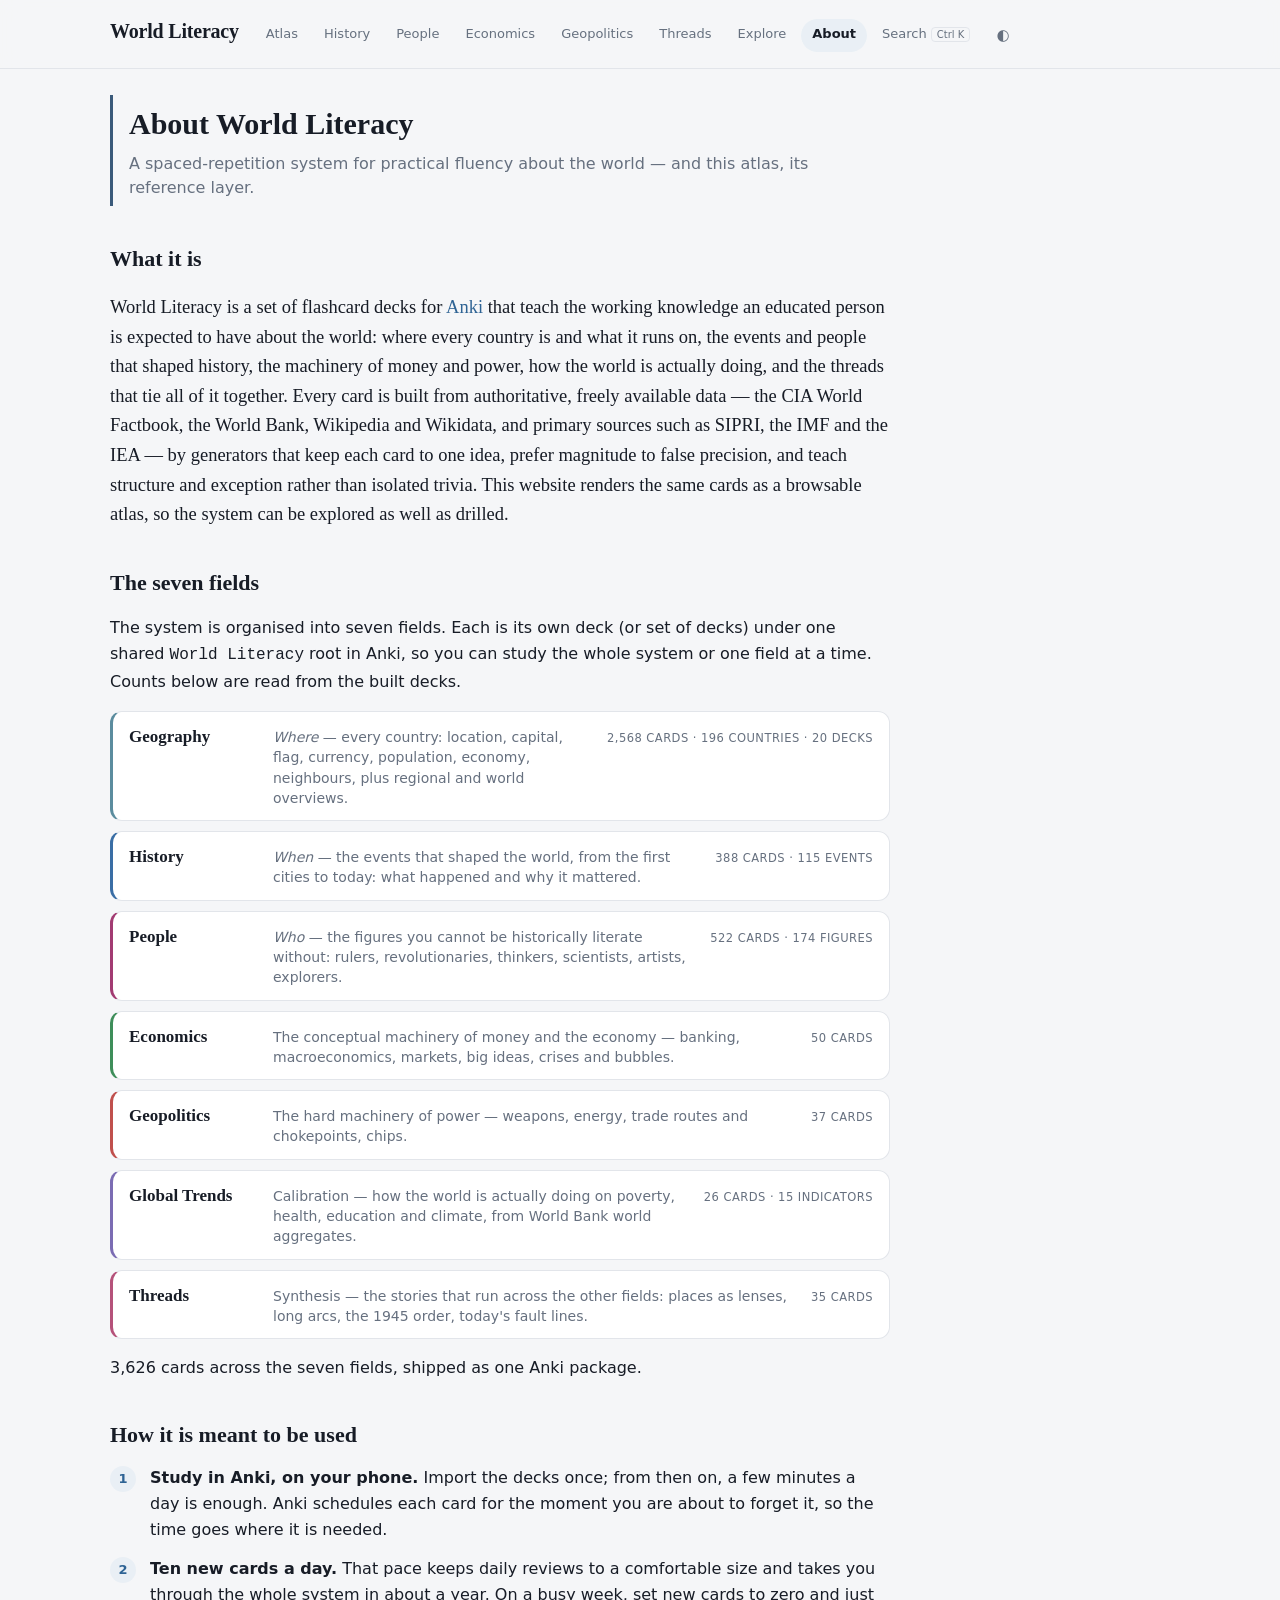
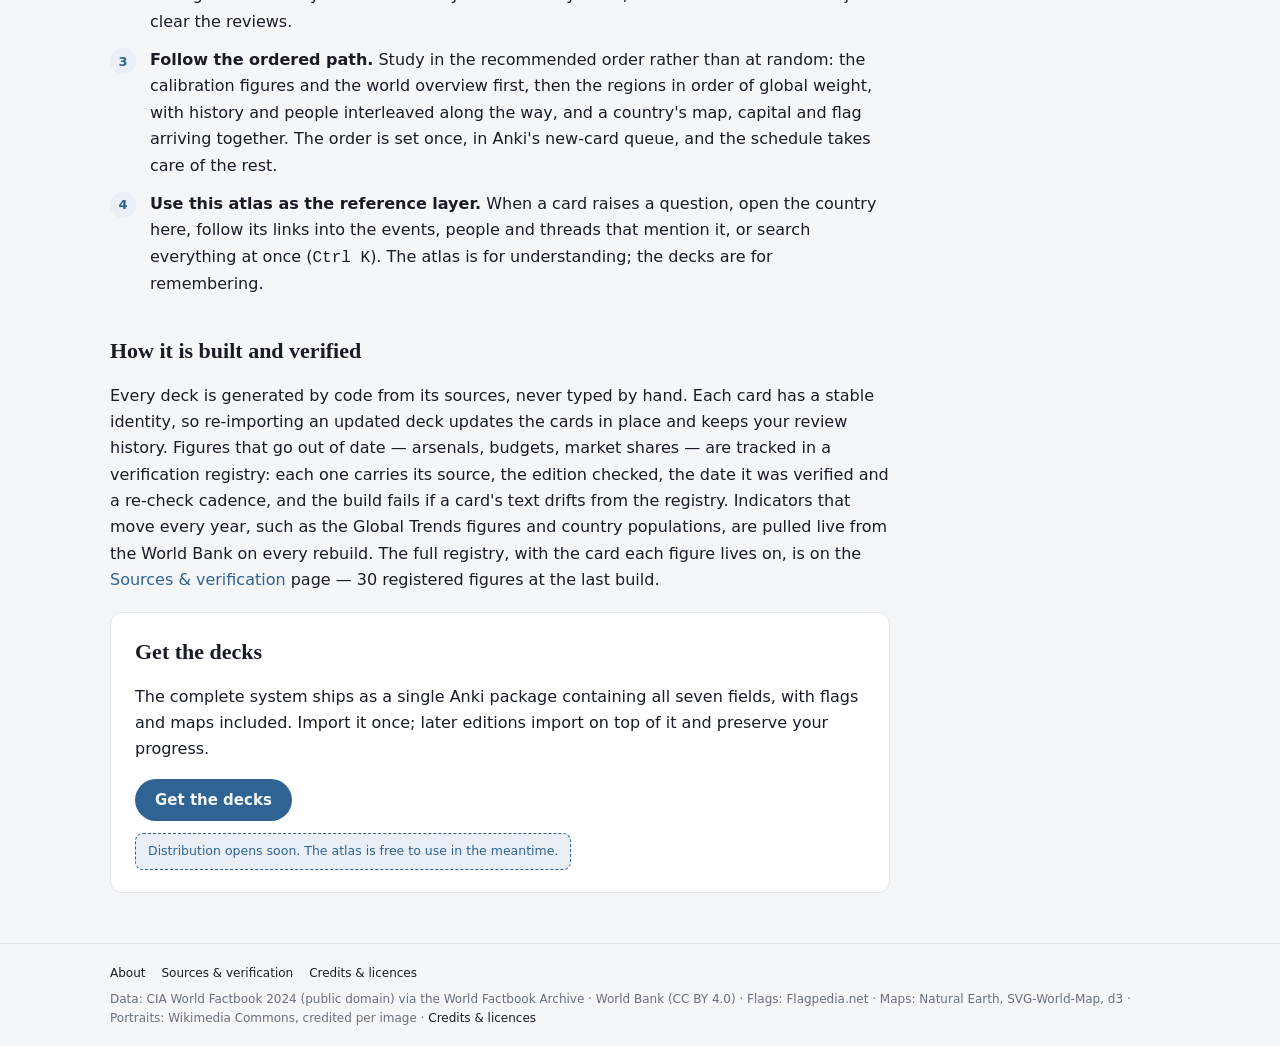
<file: about.html>
<!DOCTYPE html>
<html lang="en">
<head>
<meta charset="utf-8">
<meta name="viewport" content="width=device-width, initial-scale=1">
<title>World Literacy — About</title>
<link rel="stylesheet" href="style.css">
</head>
<body>
<header class="site">
  <div class="wrap">
    <div class="brand"><a href="index.html" style="color:inherit">World Literacy</a></div>
    <nav class="fields">
      <a href="index.html">Atlas</a>
      <a href="fields.html?f=History">History</a>
      <a href="fields.html?f=People">People</a>
      <a href="fields.html?f=Economics">Economics</a>
      <a href="fields.html?f=Geopolitics">Geopolitics</a>
      <a href="fields.html?f=Threads">Threads</a>
      <a href="explore.html">Explore</a>
      <a href="about.html" class="active">About</a>
    </nav>
  </div>
</header>

<main class="wrap">
  <div id="fieldhead"><div class="fh" style="--fc:#3a5a7a">
    <h1>About World Literacy</h1>
    <p>A spaced-repetition system for practical fluency about the world — and this atlas, its reference layer.</p>
  </div></div>

  <div class="page" id="about">
    <h2>What it is</h2>
    <p class="lede">World Literacy is a set of flashcard decks for <a href="https://apps.ankiweb.net/">Anki</a> that teach the working knowledge an educated person is expected to have about the world: where every country is and what it runs on, the events and people that shaped history, the machinery of money and power, how the world is actually doing, and the threads that tie all of it together. Every card is built from authoritative, freely available data — the CIA World Factbook, the World Bank, Wikipedia and Wikidata, and primary sources such as SIPRI, the IMF and the IEA — by generators that keep each card to one idea, prefer magnitude to false precision, and teach structure and exception rather than isolated trivia. This website renders the same cards as a browsable atlas, so the system can be explored as well as drilled.</p>

    <h2>The seven fields</h2>
    <p>The system is organised into seven fields. Each is its own deck (or set of decks) under one shared <code>World Literacy</code> root in Anki, so you can study the whole system or one field at a time. Counts below are read from the built decks.</p>
    <div class="fieldlist">
      <a class="fieldrow" href="index.html" style="--fc:#5B8C9E">
        <span class="fn">Geography</span>
        <span class="fd"><em>Where</em> — every country: location, capital, flag, currency, population, economy, neighbours, plus regional and world overviews.</span>
        <span class="fc" data-count="Geography">…</span></a>
      <a class="fieldrow" href="fields.html?f=History" style="--fc:#3A6EA5">
        <span class="fn">History</span>
        <span class="fd"><em>When</em> — the events that shaped the world, from the first cities to today: what happened and why it mattered.</span>
        <span class="fc" data-count="History" data-noun="events">…</span></a>
      <a class="fieldrow" href="fields.html?f=People" style="--fc:#A23B72">
        <span class="fn">People</span>
        <span class="fd"><em>Who</em> — the figures you cannot be historically literate without: rulers, revolutionaries, thinkers, scientists, artists, explorers.</span>
        <span class="fc" data-count="People" data-noun="figures">…</span></a>
      <a class="fieldrow" href="fields.html?f=Economics" style="--fc:#3E8E5A">
        <span class="fn">Economics</span>
        <span class="fd">The conceptual machinery of money and the economy — banking, macroeconomics, markets, big ideas, crises and bubbles.</span>
        <span class="fc" data-count="Economics">…</span></a>
      <a class="fieldrow" href="fields.html?f=Geopolitics" style="--fc:#C0504D">
        <span class="fn">Geopolitics</span>
        <span class="fd">The hard machinery of power — weapons, energy, trade routes and chokepoints, chips.</span>
        <span class="fc" data-count="Geopolitics">…</span></a>
      <a class="fieldrow" href="fields.html?f=Global%20Trends" style="--fc:#7B6CB3">
        <span class="fn">Global Trends</span>
        <span class="fd">Calibration — how the world is actually doing on poverty, health, education and climate, from World Bank world aggregates.</span>
        <span class="fc" data-count="Global Trends" data-noun="indicators">…</span></a>
      <a class="fieldrow" href="fields.html?f=Threads" style="--fc:#B5527A">
        <span class="fn">Threads</span>
        <span class="fd">Synthesis — the stories that run across the other fields: places as lenses, long arcs, the 1945 order, today's fault lines.</span>
        <span class="fc" data-count="Threads" data-noun="threads">…</span></a>
    </div>
    <p><span data-total="cards">…</span> cards across the seven fields, shipped as one Anki package.</p>

    <h2>How it is meant to be used</h2>
    <ol class="steps">
      <li><strong>Study in Anki, on your phone.</strong> Import the decks once; from then on, a few minutes a day is enough. Anki schedules each card for the moment you are about to forget it, so the time goes where it is needed.</li>
      <li><strong>Ten new cards a day.</strong> That pace keeps daily reviews to a comfortable size and takes you through the whole system in about a year. On a busy week, set new cards to zero and just clear the reviews.</li>
      <li><strong>Follow the ordered path.</strong> Study in the recommended order rather than at random: the calibration figures and the world overview first, then the regions in order of global weight, with history and people interleaved along the way, and a country's map, capital and flag arriving together. The order is set once, in Anki's new-card queue, and the schedule takes care of the rest.</li>
      <li><strong>Use this atlas as the reference layer.</strong> When a card raises a question, open the country here, follow its links into the events, people and threads that mention it, or search everything at once (<kbd>Ctrl K</kbd>). The atlas is for understanding; the decks are for remembering.</li>
    </ol>

    <h2>How it is built and verified</h2>
    <p>Every deck is generated by code from its sources, never typed by hand. Each card has a stable identity, so re-importing an updated deck updates the cards in place and keeps your review history. Figures that go out of date — arsenals, budgets, market shares — are tracked in a verification registry: each one carries its source, the edition checked, the date it was verified and a re-check cadence, and the build fails if a card's text drifts from the registry. Indicators that move every year, such as the Global Trends figures and country populations, are pulled live from the World Bank on every rebuild. The full registry, with the card each figure lives on, is on the <a href="sources.html">Sources &amp; verification</a> page — <span data-registry>…</span> registered figures at the last build.</p>

    <div class="cta" id="get-the-decks">
      <h2>Get the decks</h2>
      <p>The complete system ships as a single Anki package containing all seven fields, with flags and maps included. Import it once; later editions import on top of it and preserve your progress.</p>
      <!-- PLACEHOLDER: replace the href below with the distribution link before publishing. -->
      <a class="btn" href="#get-the-decks" id="getDecks">Get the decks</a>
      <br><span class="placeholder">Distribution opens soon. The atlas is free to use in the meantime.</span>
    </div>
  </div>
</main>

<footer class="site"><div class="wrap">
  <nav class="footlinks"><a href="about.html">About</a><a href="sources.html">Sources &amp; verification</a><a href="credits.html">Credits &amp; licences</a></nav>
  <p class="credit">Data: CIA World Factbook 2024 (public domain) via the World Factbook Archive · World Bank (CC BY 4.0) · Flags: Flagpedia.net · Maps: Natural Earth, SVG-World-Map, d3 · Portraits: Wikimedia Commons, credited per image · <a href="credits.html">Credits &amp; licences</a></p>
</div></footer>
<script src="app.js"></script>
</body>
</html>
</file>
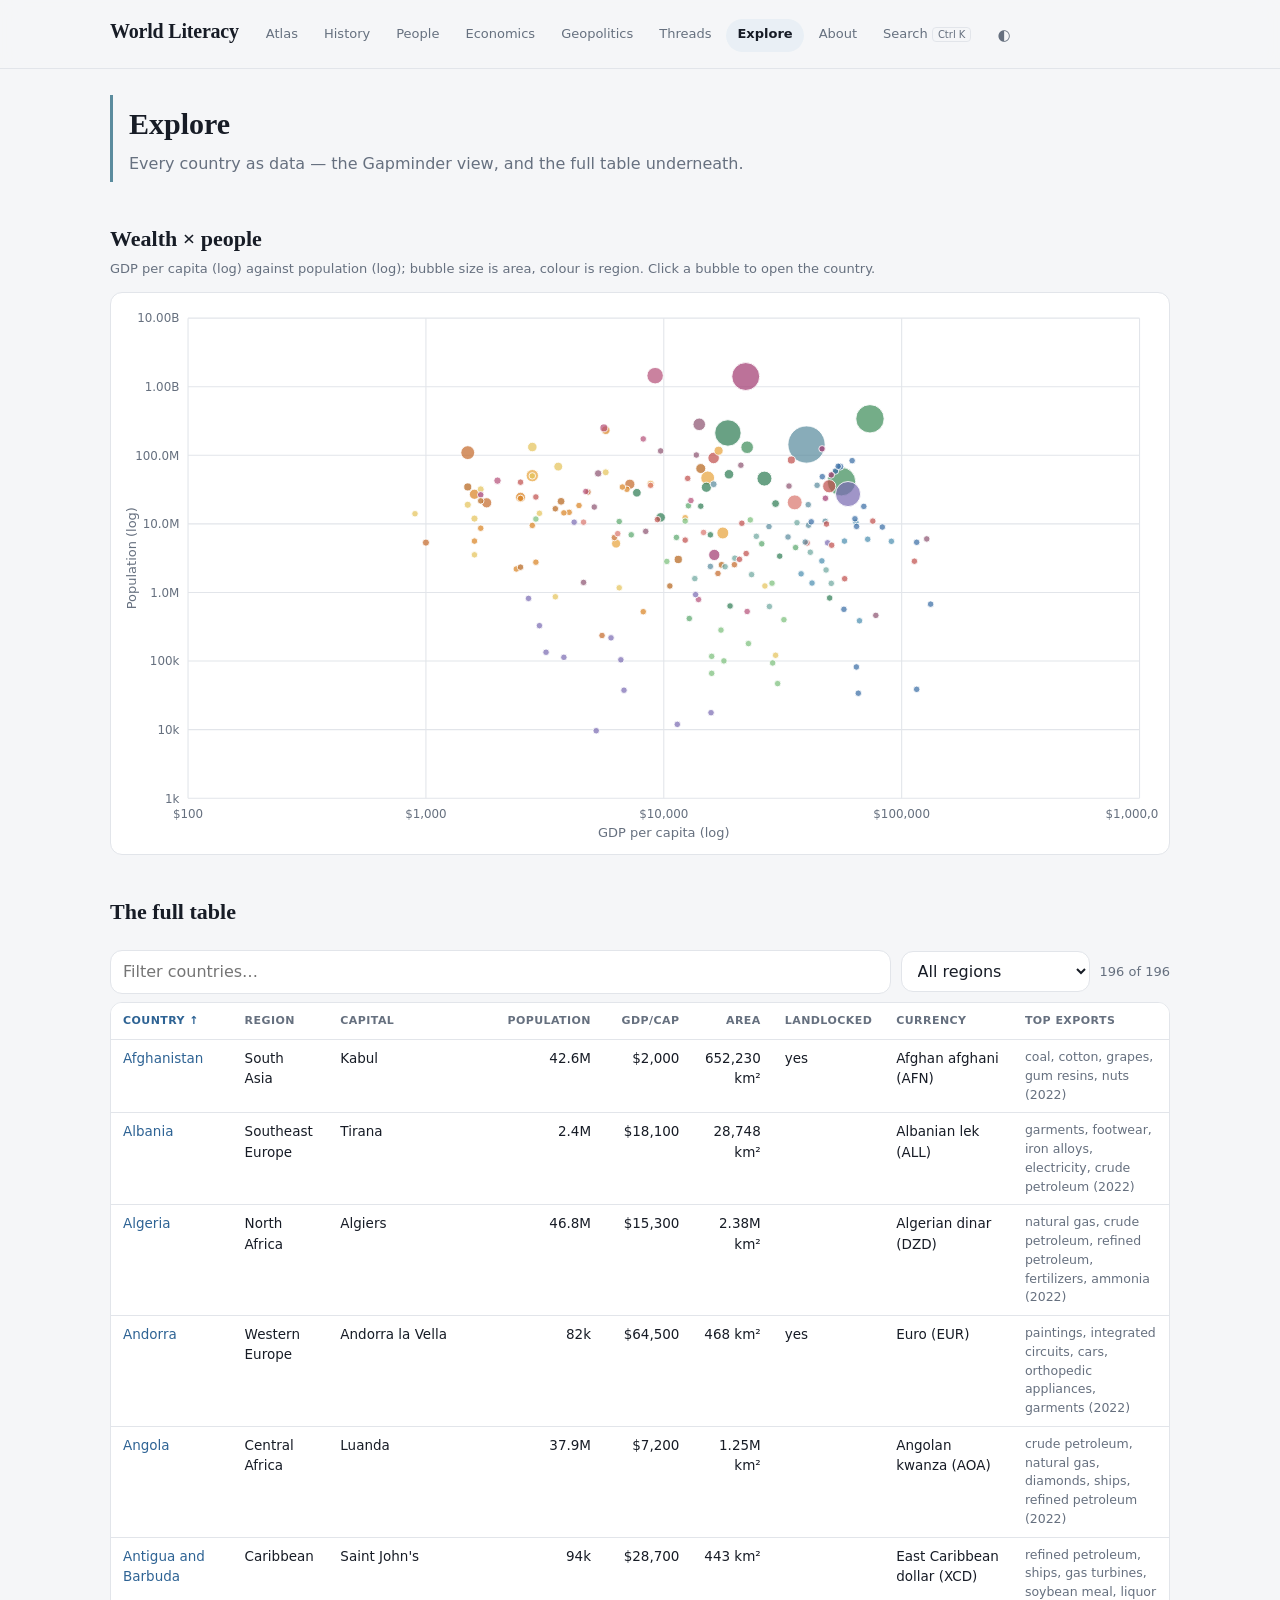
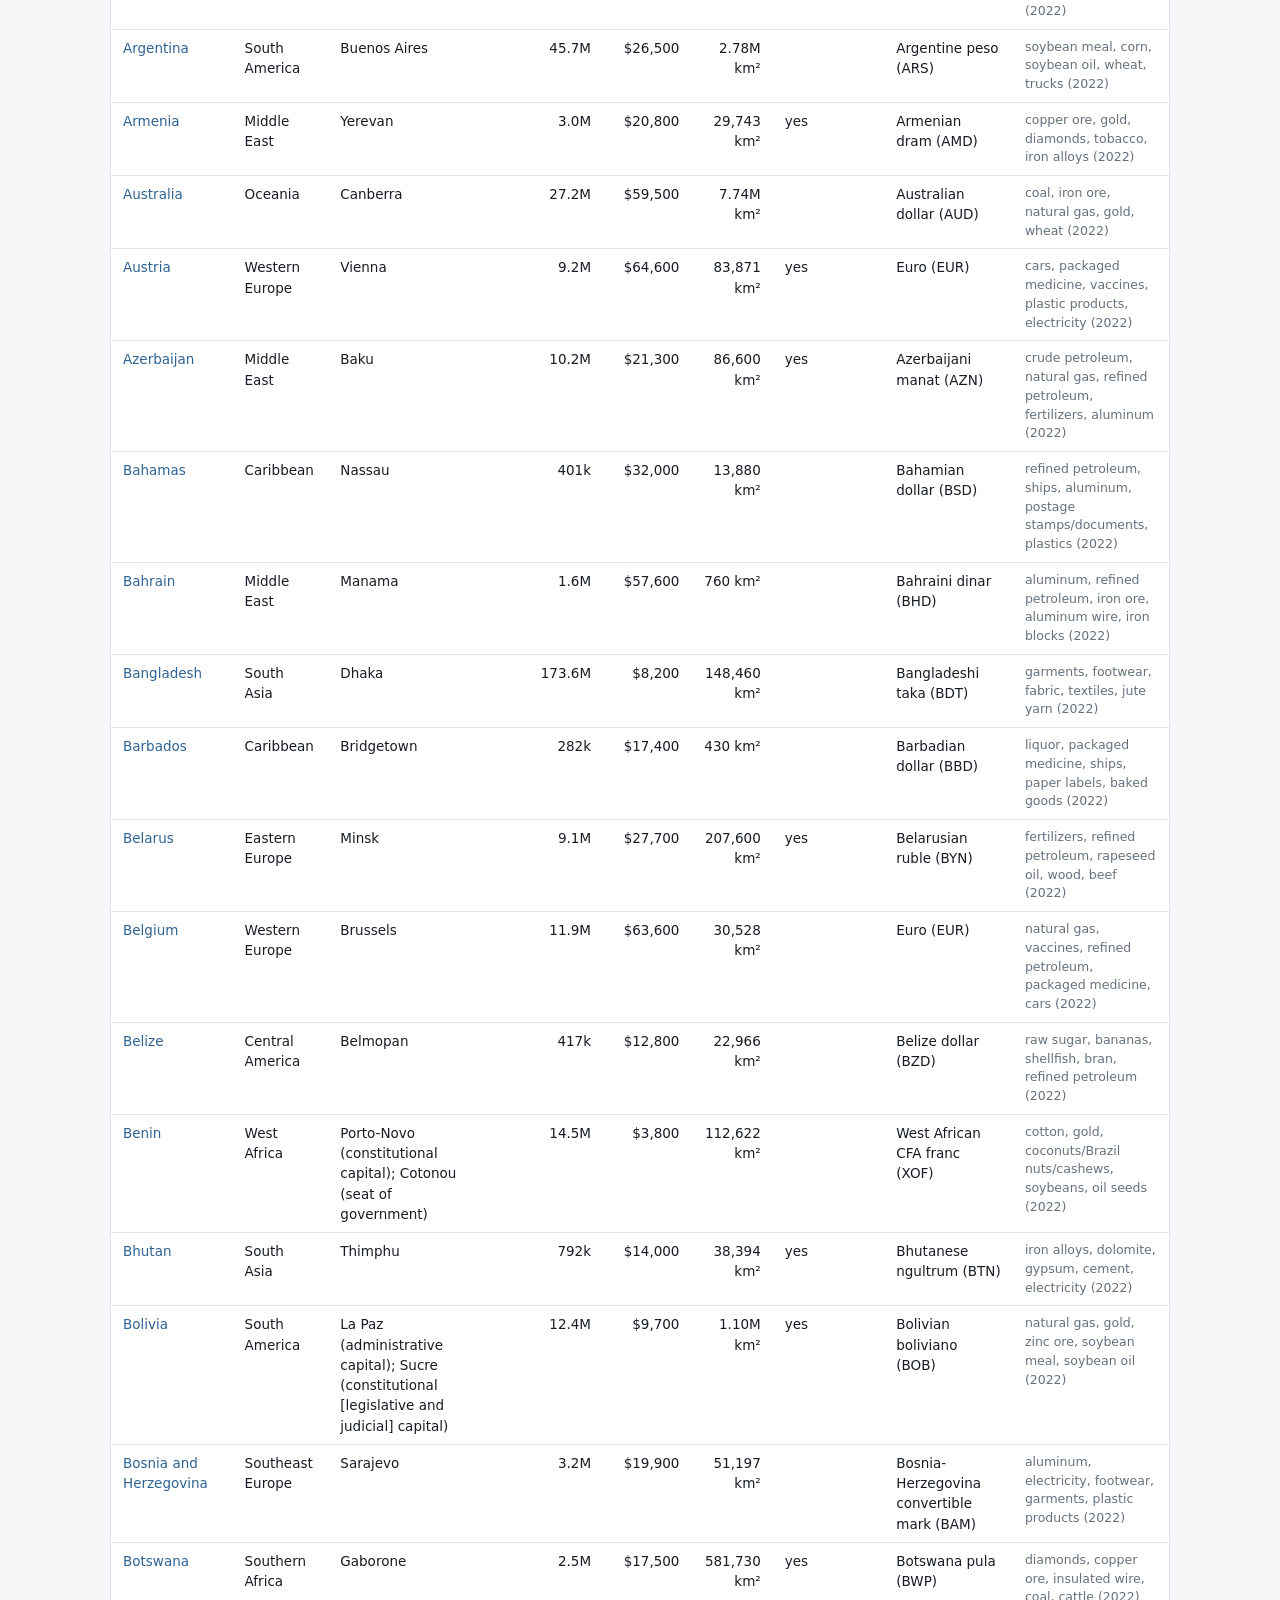
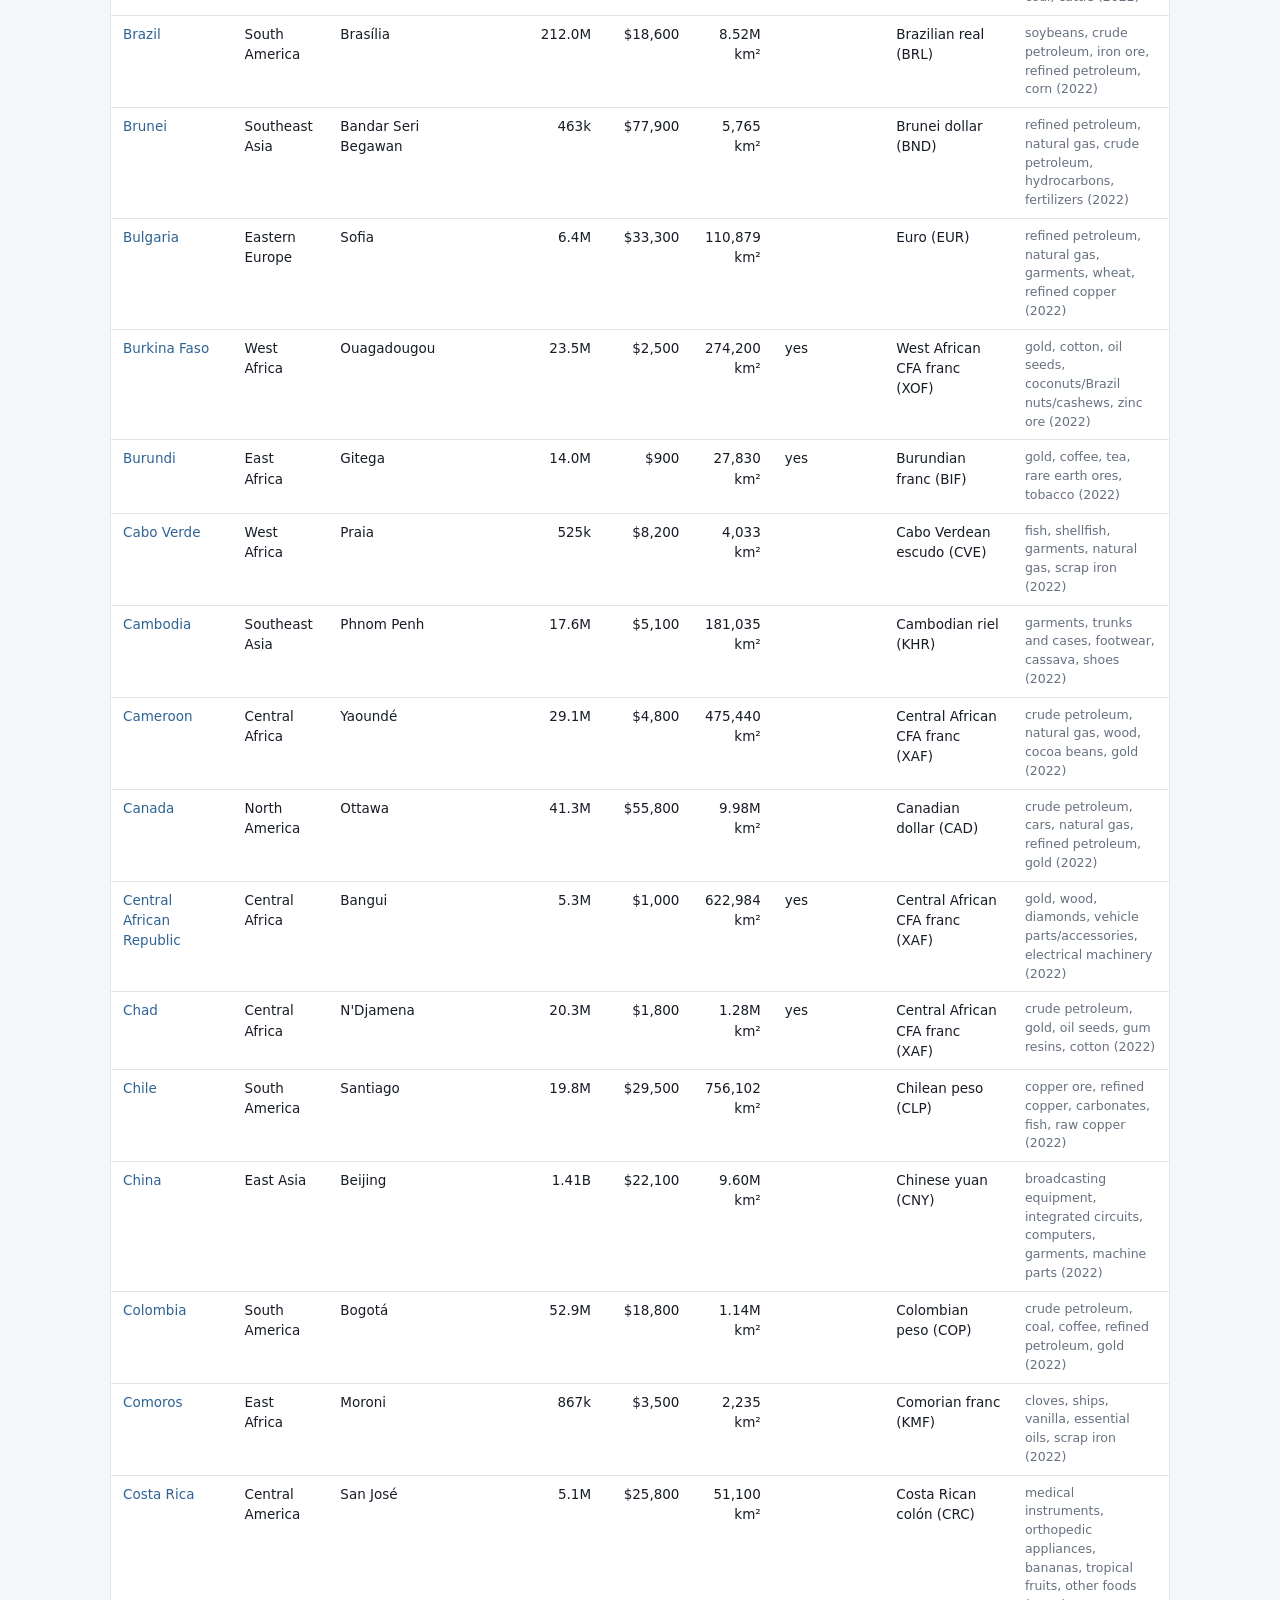
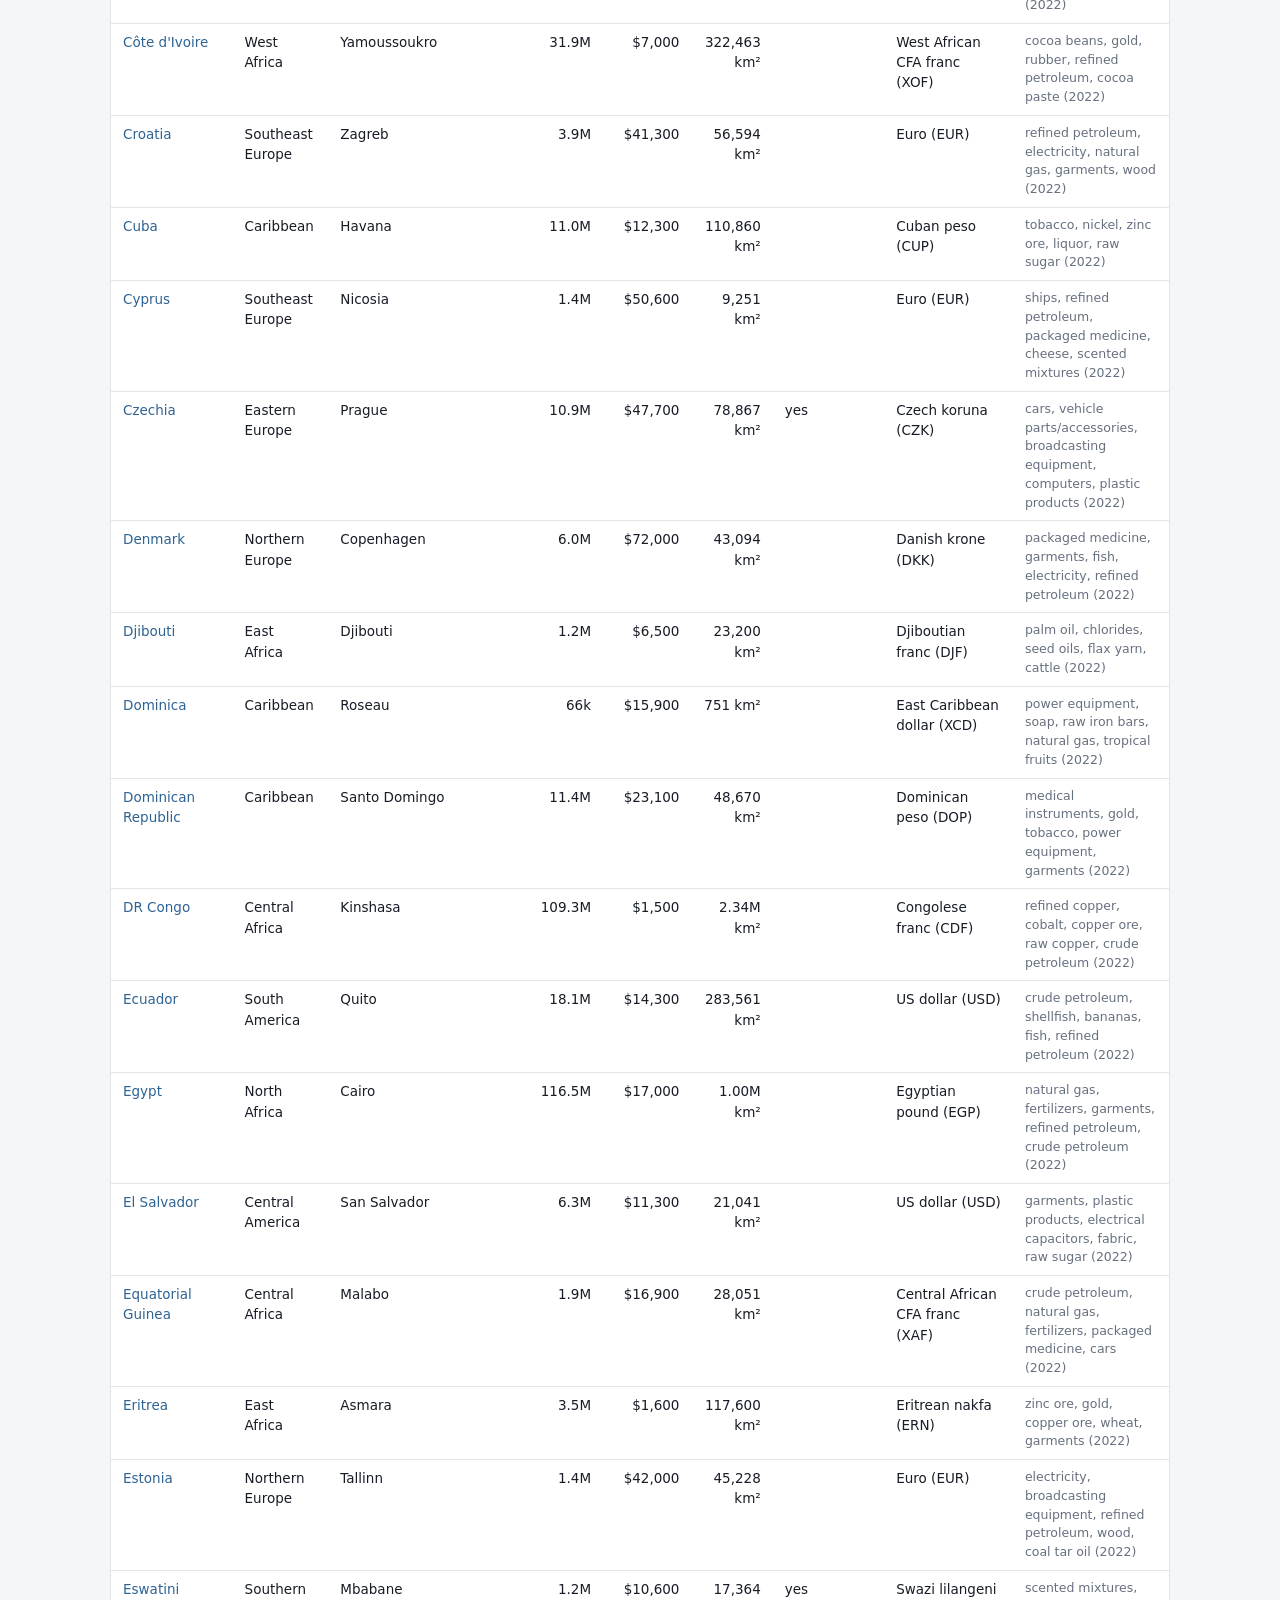
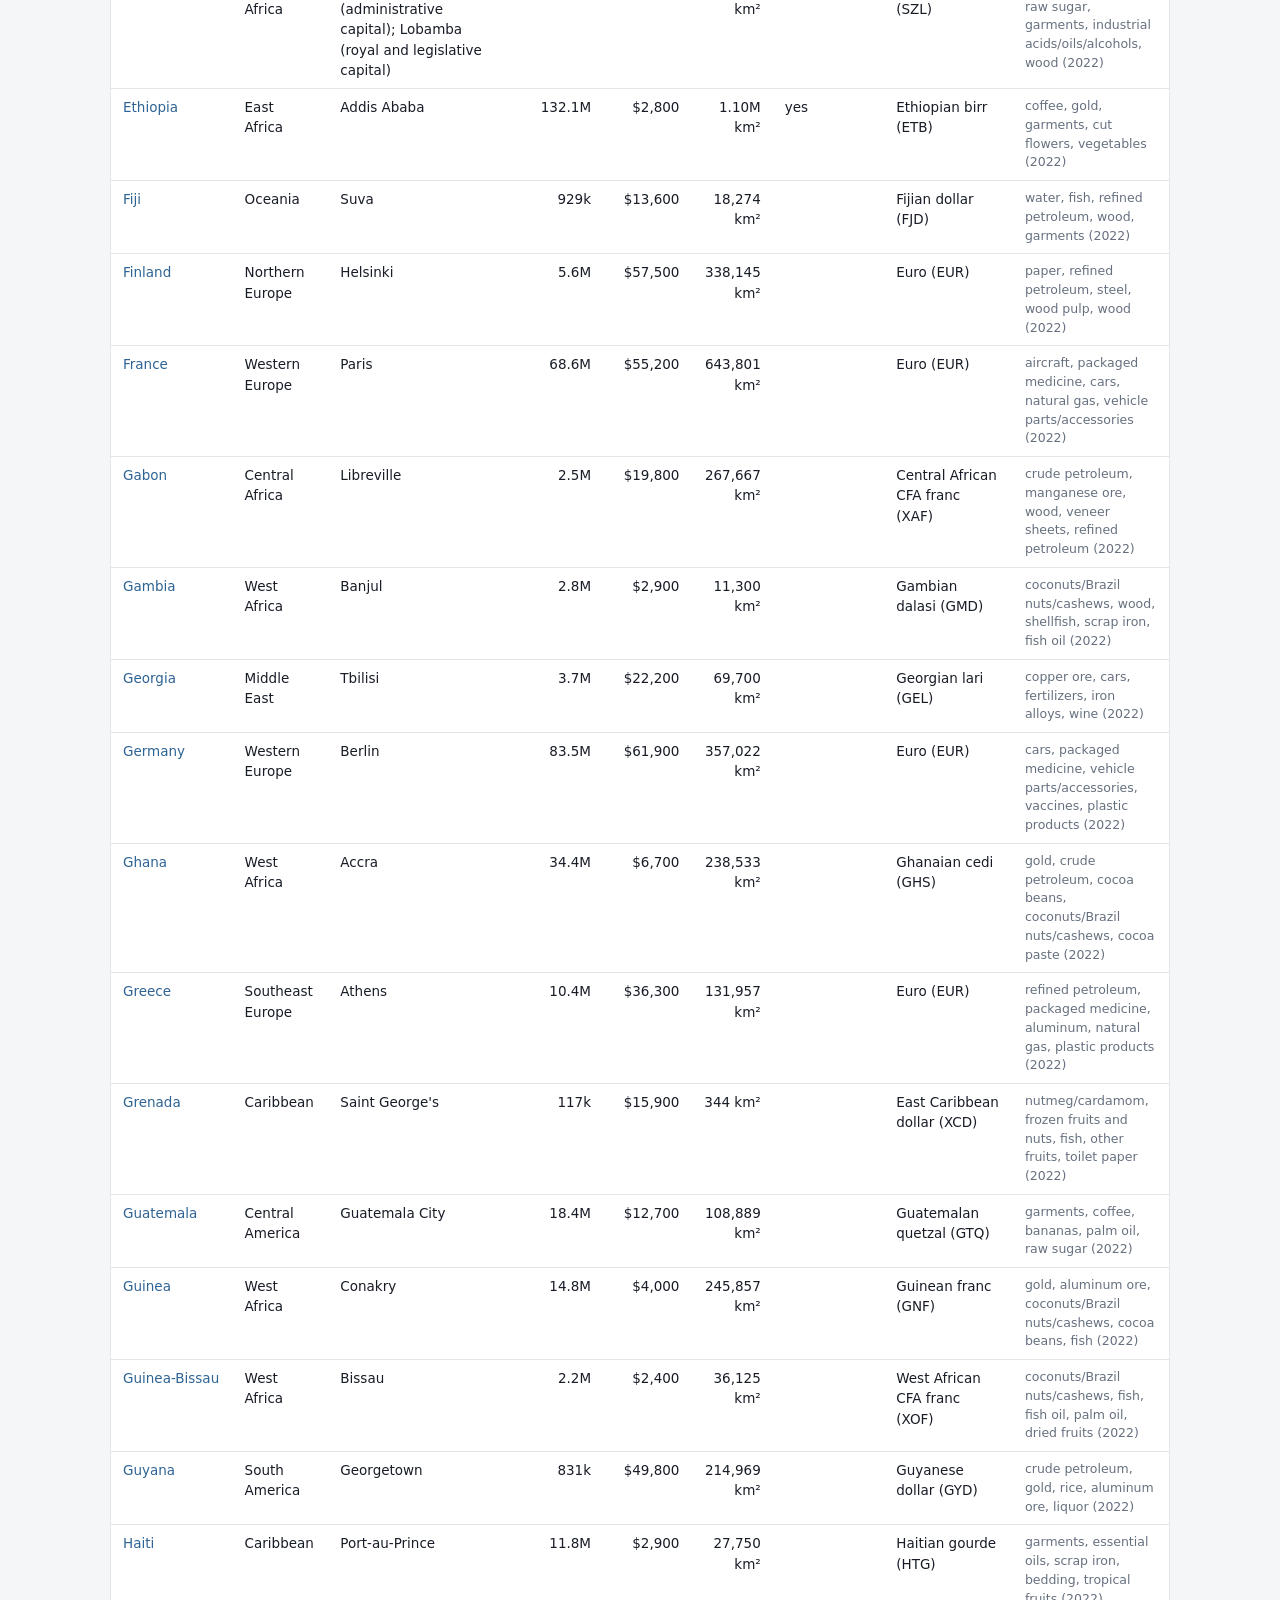
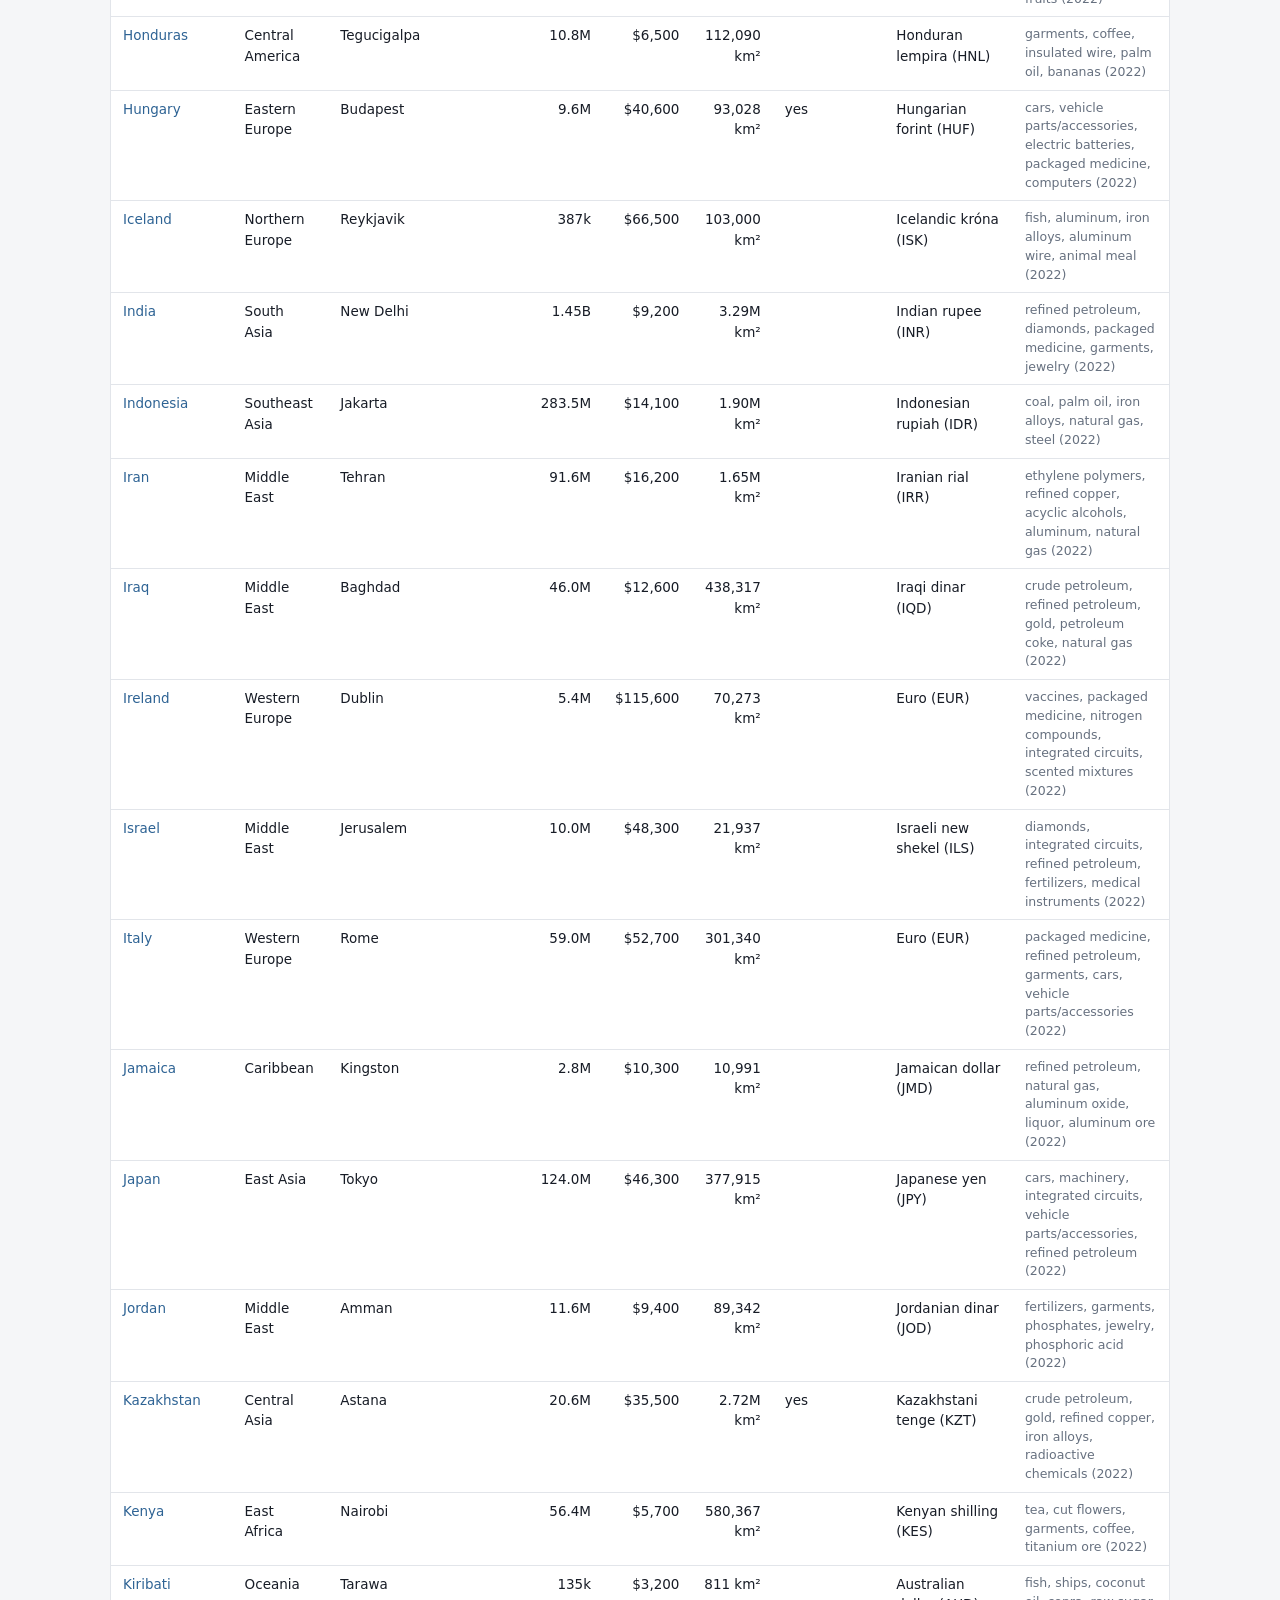
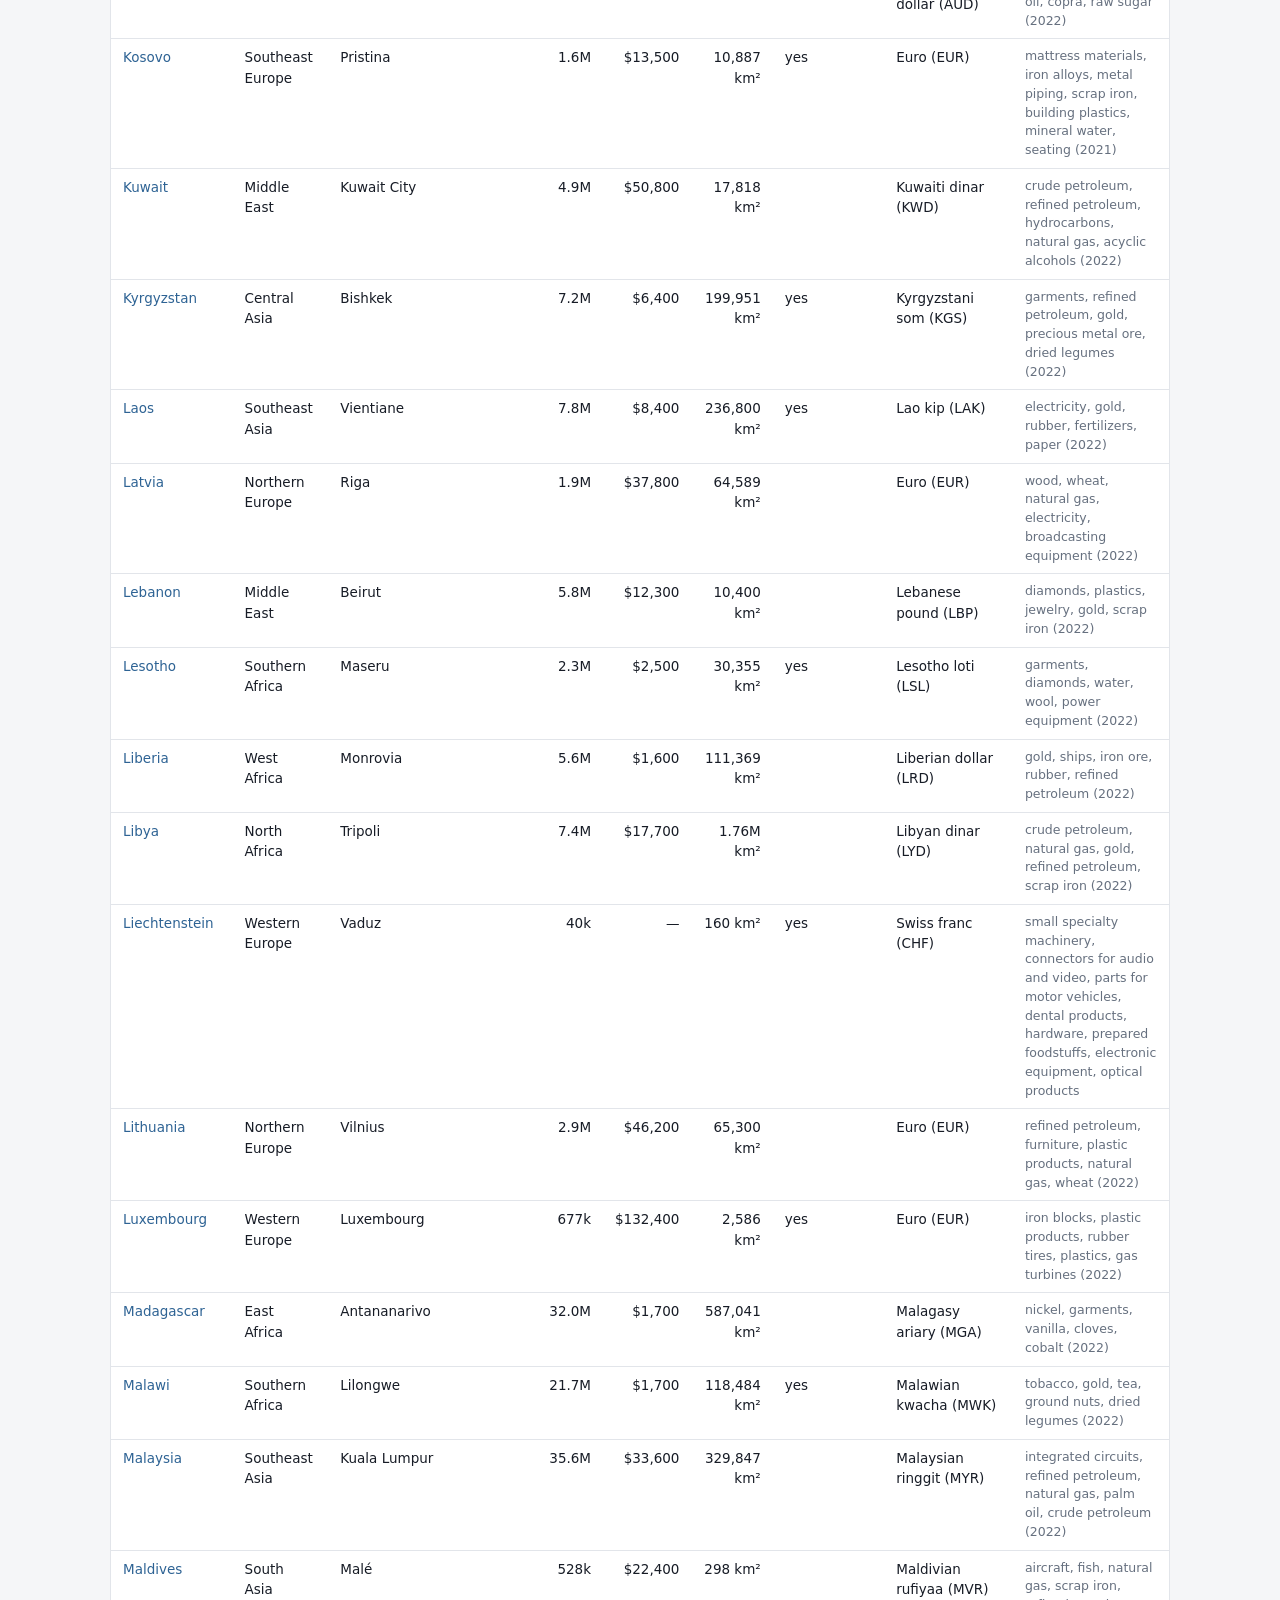
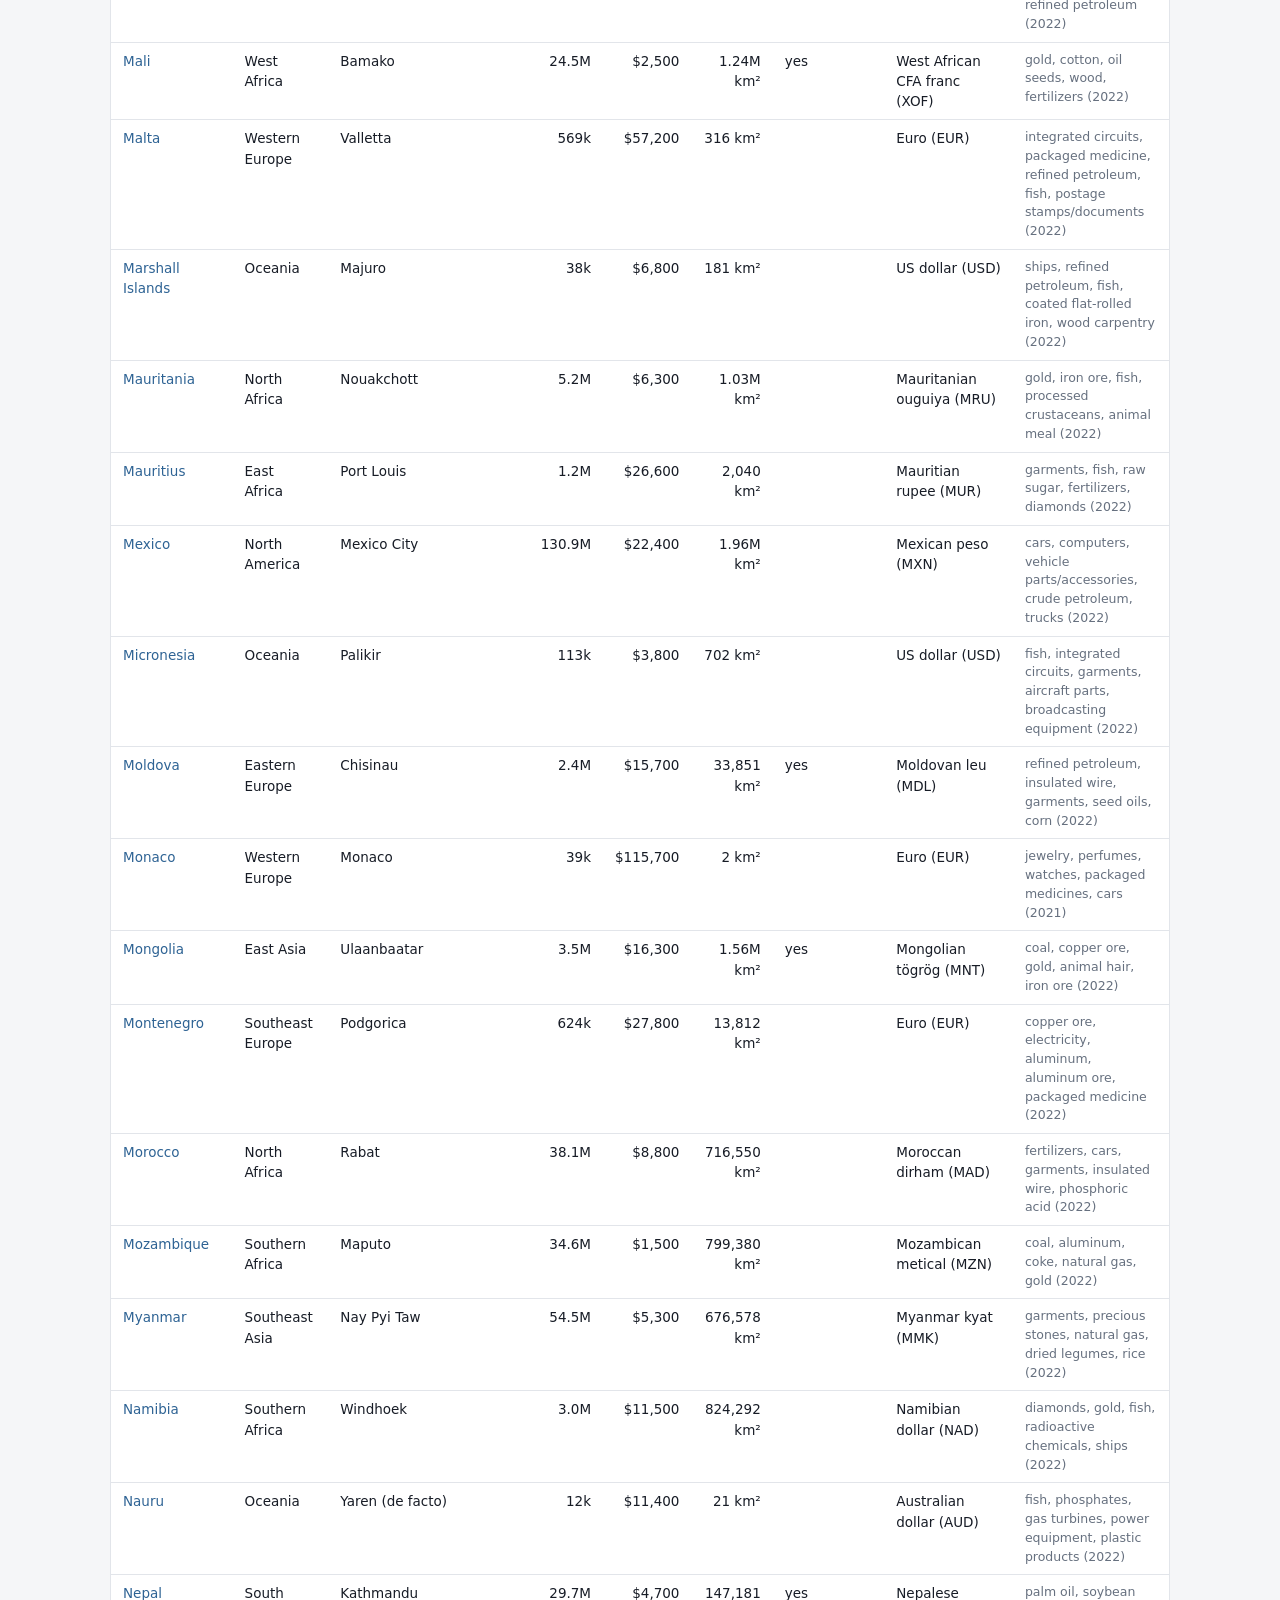
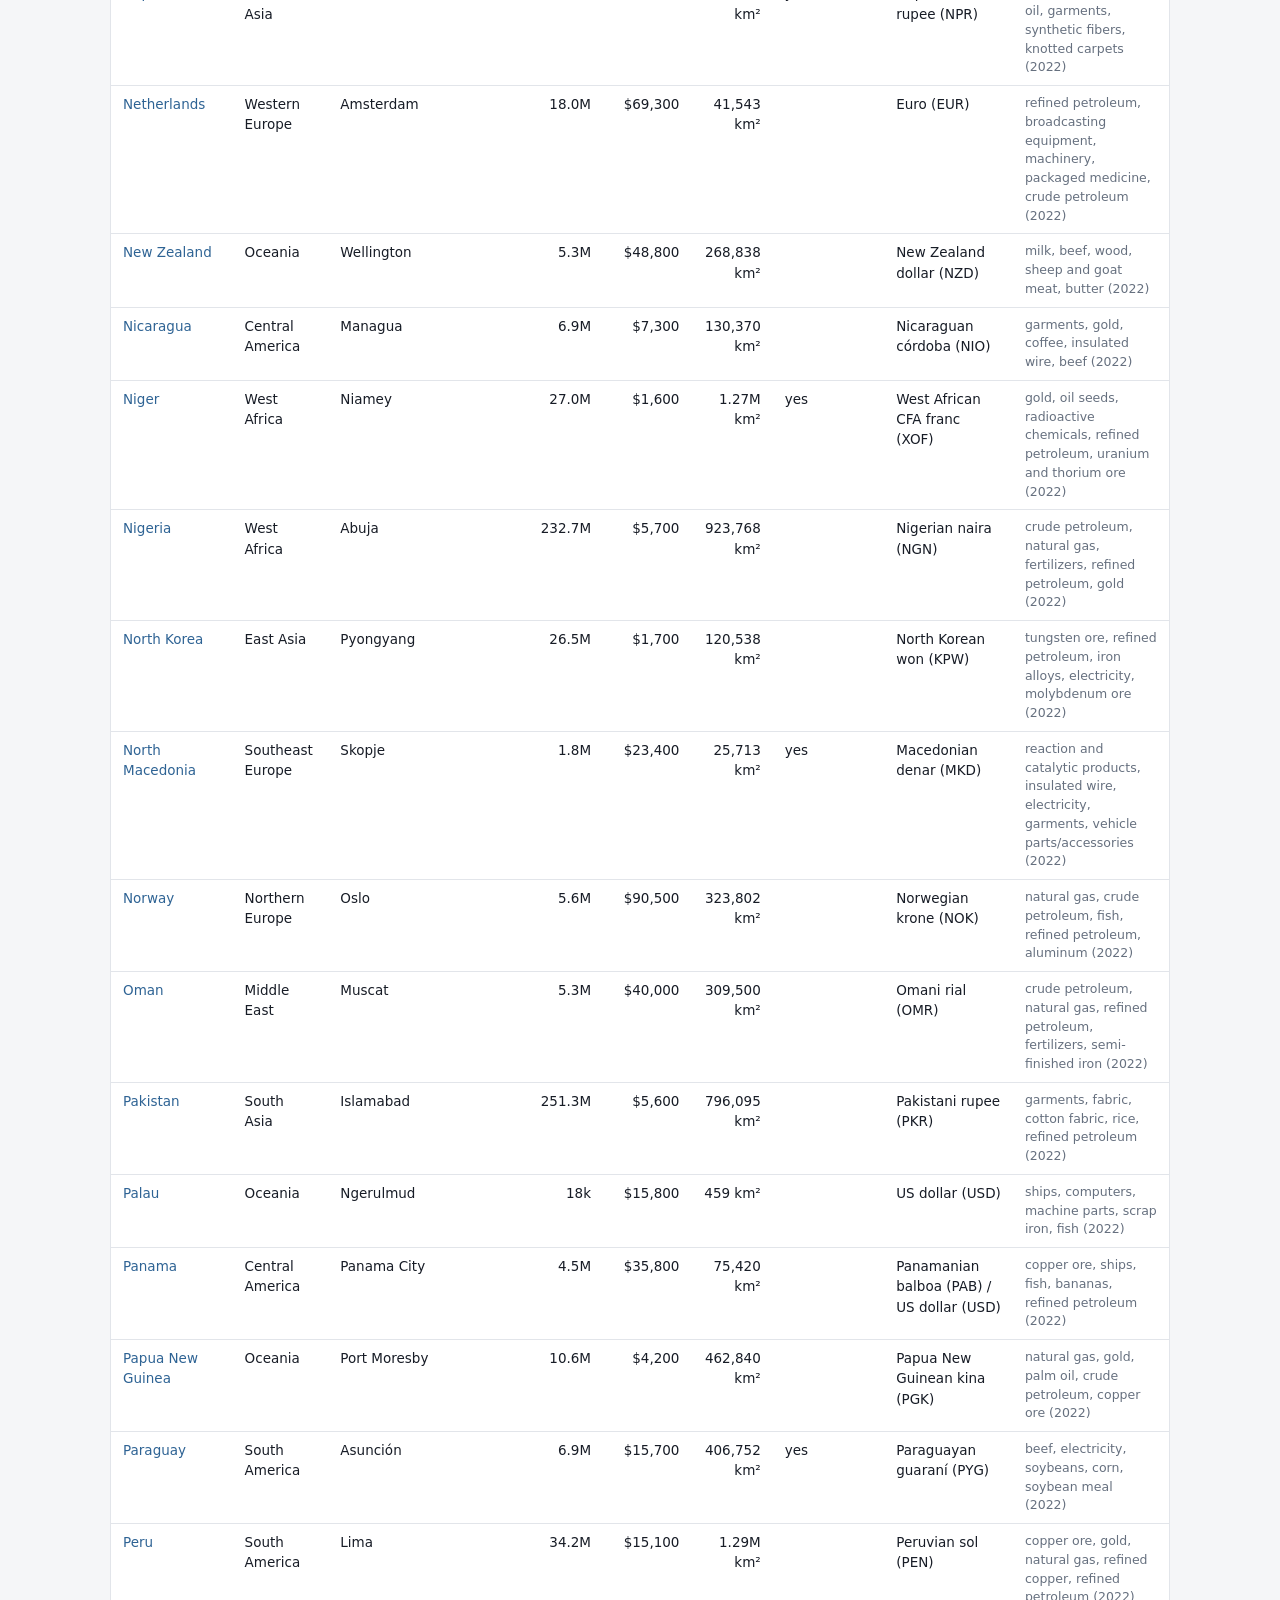
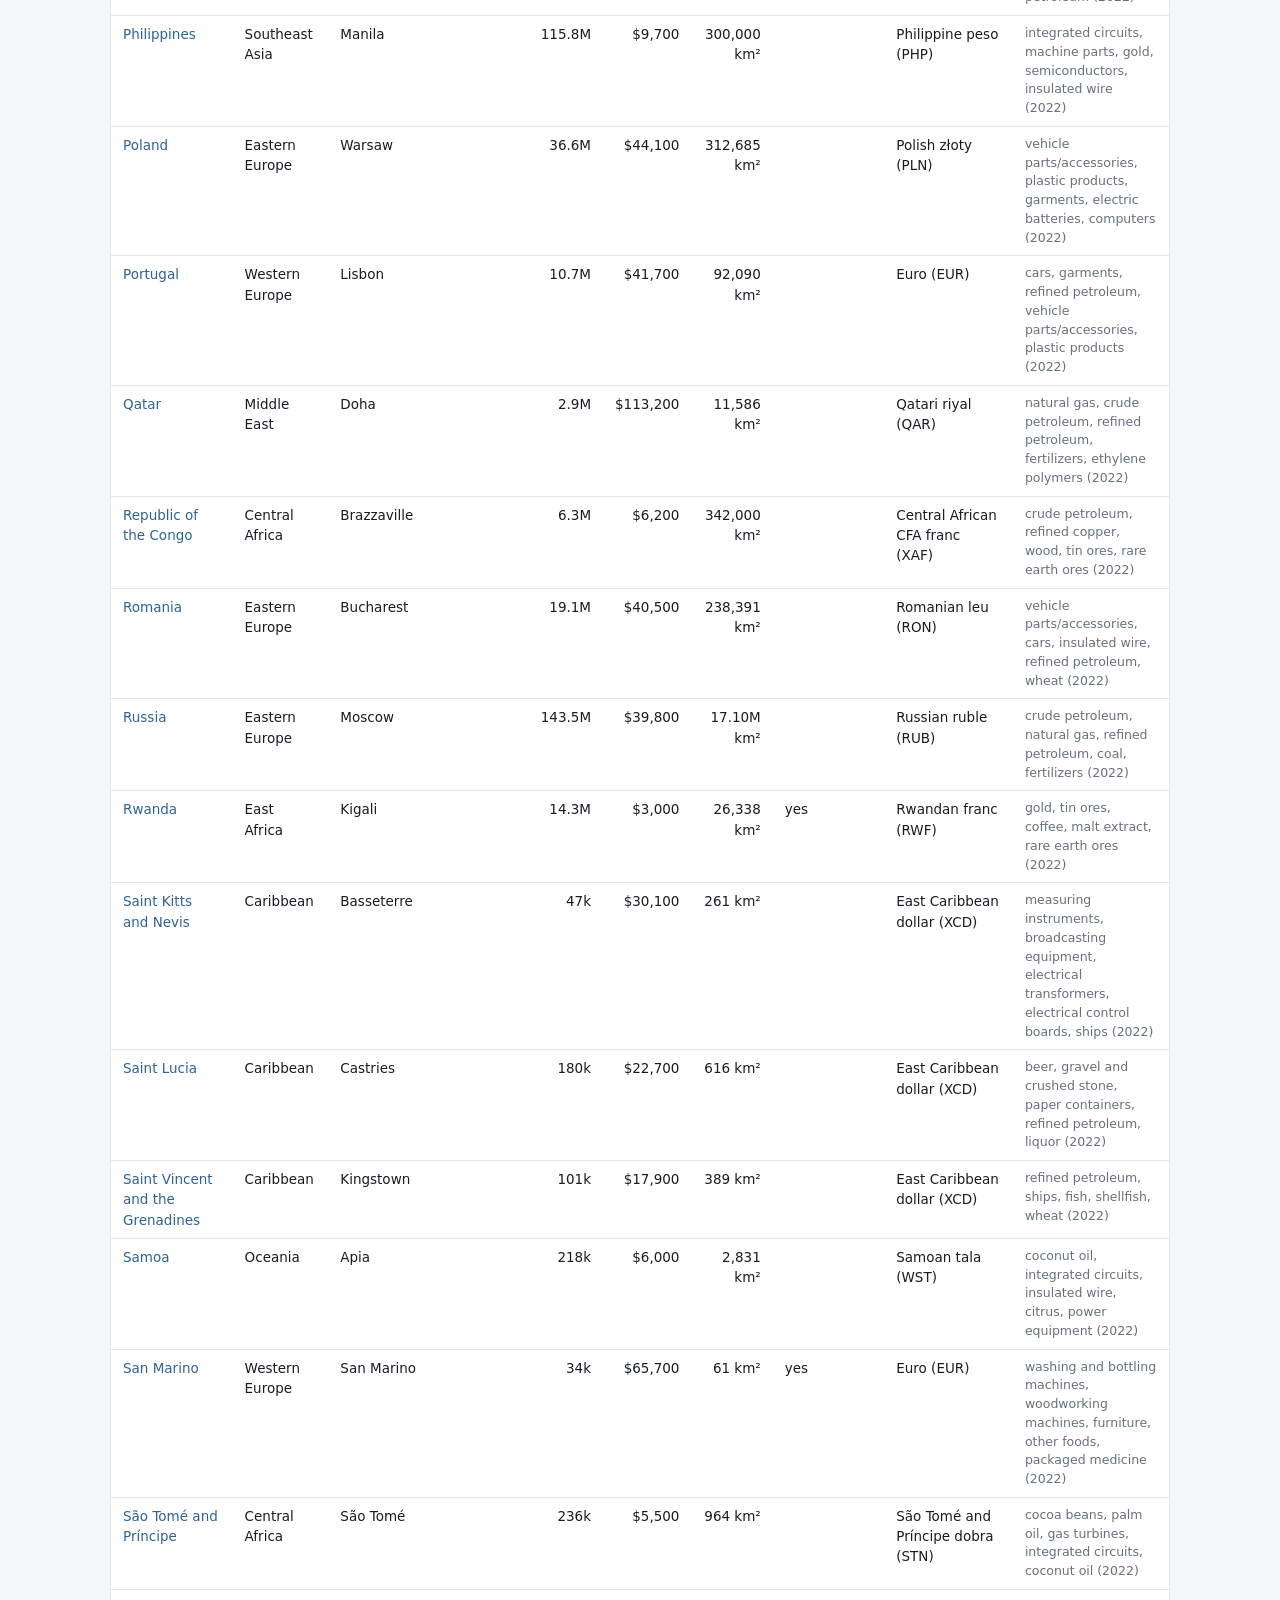
<file: explore.html>
<!DOCTYPE html>
<html lang="en">
<head>
<meta charset="utf-8">
<meta name="viewport" content="width=device-width, initial-scale=1">
<title>World Literacy — Explore</title>
<link rel="stylesheet" href="style.css">
</head>
<body>
<header class="site">
  <div class="wrap">
    <div class="brand"><a href="index.html" style="color:inherit">World Literacy</a></div>
    <nav class="fields">
      <a href="index.html">Atlas</a>
      <a href="fields.html?f=History">History</a>
      <a href="fields.html?f=People">People</a>
      <a href="fields.html?f=Economics">Economics</a>
      <a href="fields.html?f=Geopolitics">Geopolitics</a>
      <a href="fields.html?f=Threads">Threads</a>
      <a href="explore.html" class="active">Explore</a>
      <a href="about.html">About</a>
    </nav>
  </div>
</header>

<main class="wrap">
  <div id="fieldhead"><div class="fh" style="--fc:#5B8C9E">
    <h1>Explore</h1>
    <p>Every country as data — the Gapminder view, and the full table underneath.</p>
  </div></div>

  <h2 class="section-title">Wealth × people</h2>
  <p class="section-sub">GDP per capita (log) against population (log); bubble size is area, colour is region. Click a bubble to open the country.</p>
  <div id="scatter" class="scatter"><div class="skel"><i></i><i></i><i></i></div></div>

  <h2 class="section-title">The full table</h2>
  <div class="controls">
    <input type="search" id="q" placeholder="Filter countries…" autocomplete="off">
    <select id="region"><option value="">All regions</option></select>
    <span class="count" id="count"></span>
  </div>
  <div class="tablewrap"><table id="dtable"></table></div>
</main>

<footer class="site"><div class="wrap">
  <nav class="footlinks"><a href="about.html">About</a><a href="sources.html">Sources &amp; verification</a><a href="credits.html">Credits &amp; licences</a></nav>
  The same data as the Anki decks.
  <p class="credit">Data: CIA World Factbook 2024 (public domain) via the World Factbook Archive · World Bank (CC BY 4.0) · Flags: Flagpedia.net · Maps: Natural Earth, SVG-World-Map, d3 · Portraits: Wikimedia Commons, credited per image · <a href="credits.html">Credits &amp; licences</a></p>
</div></footer>
<script src="app.js"></script>
</body>
</html>
</file>
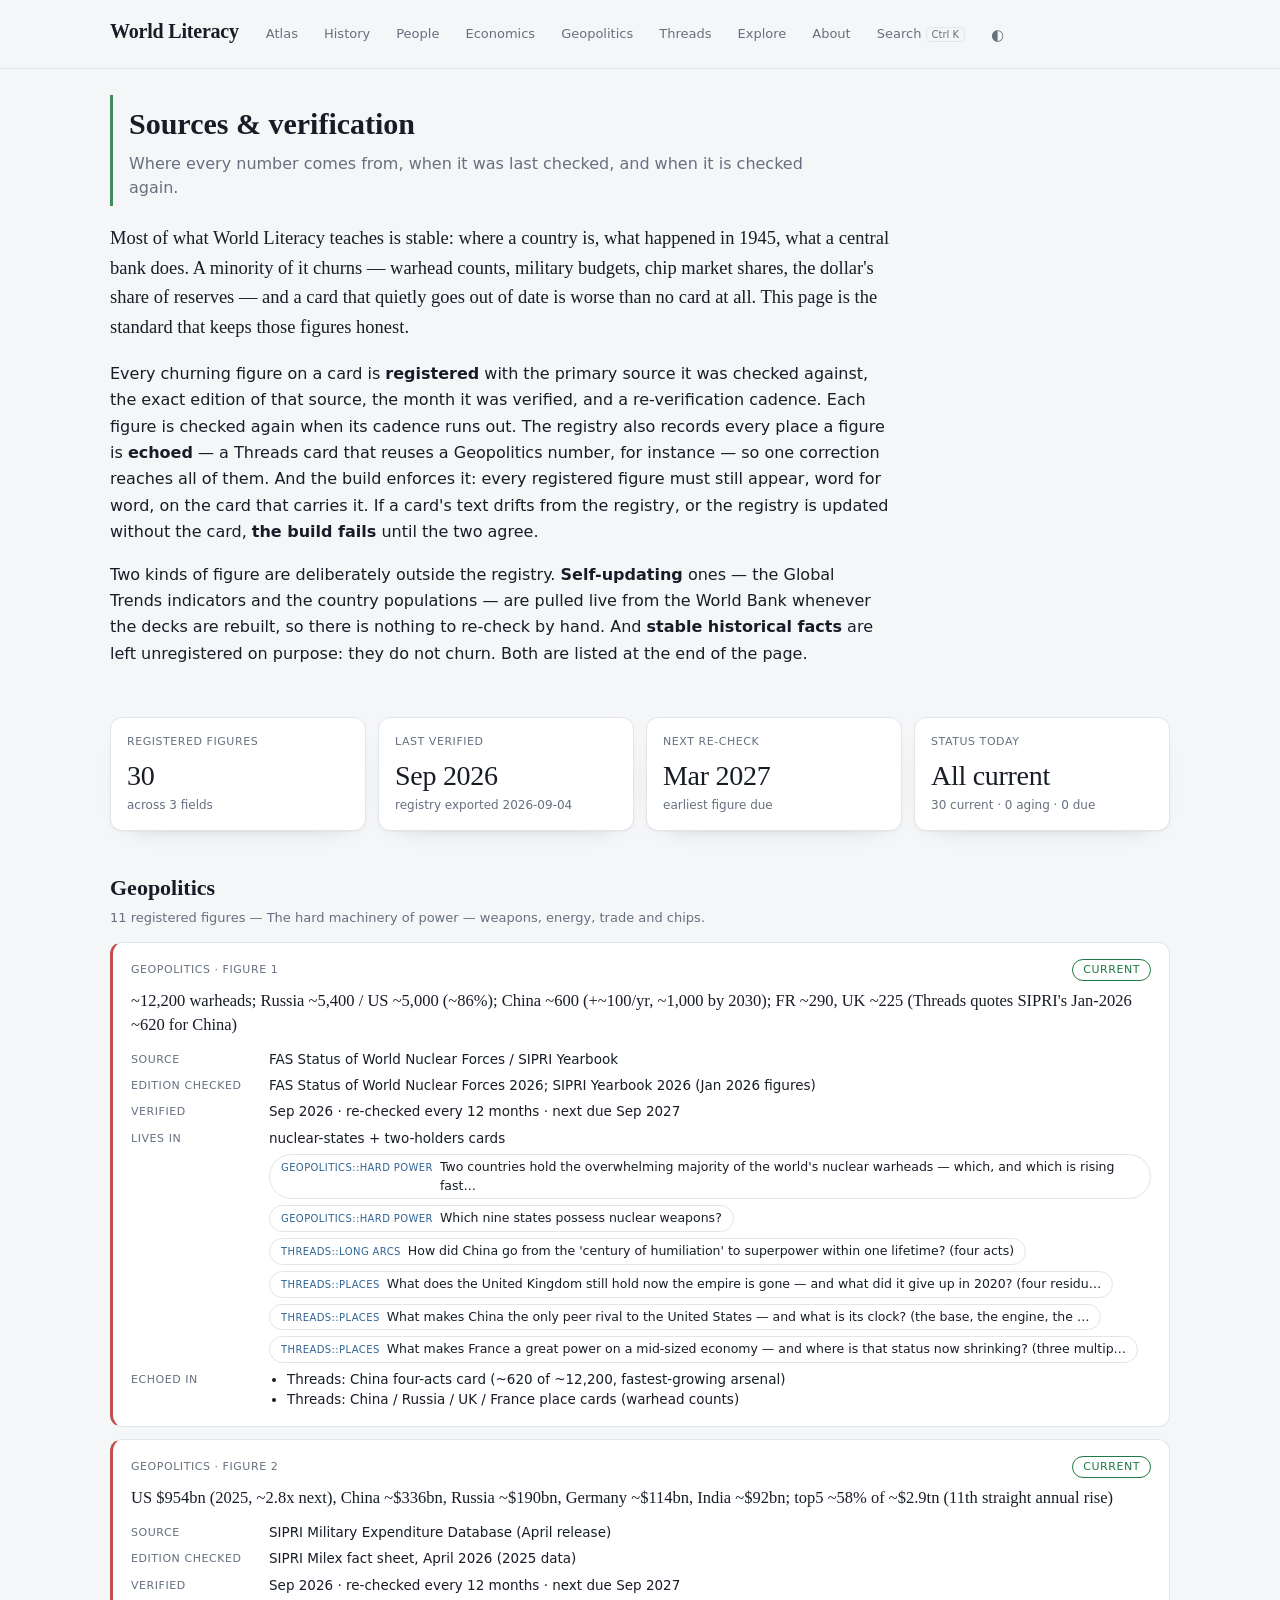
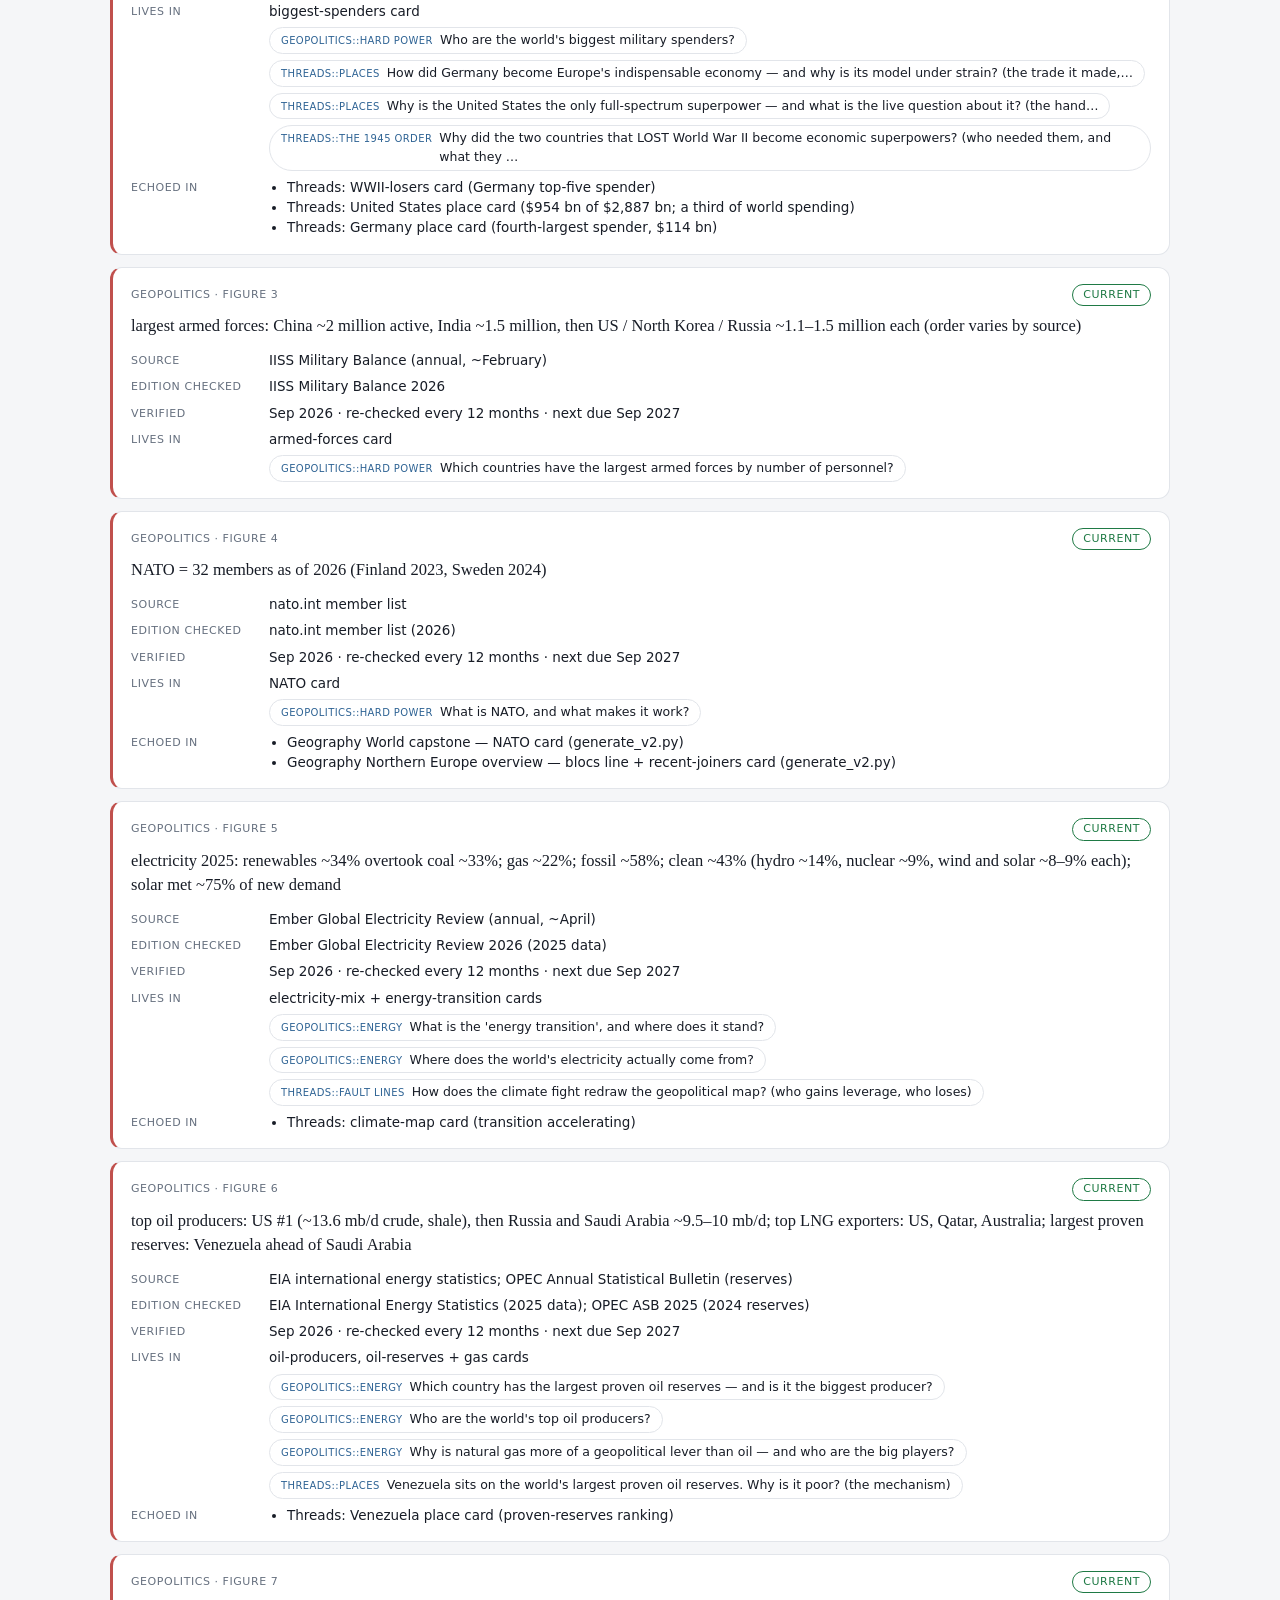
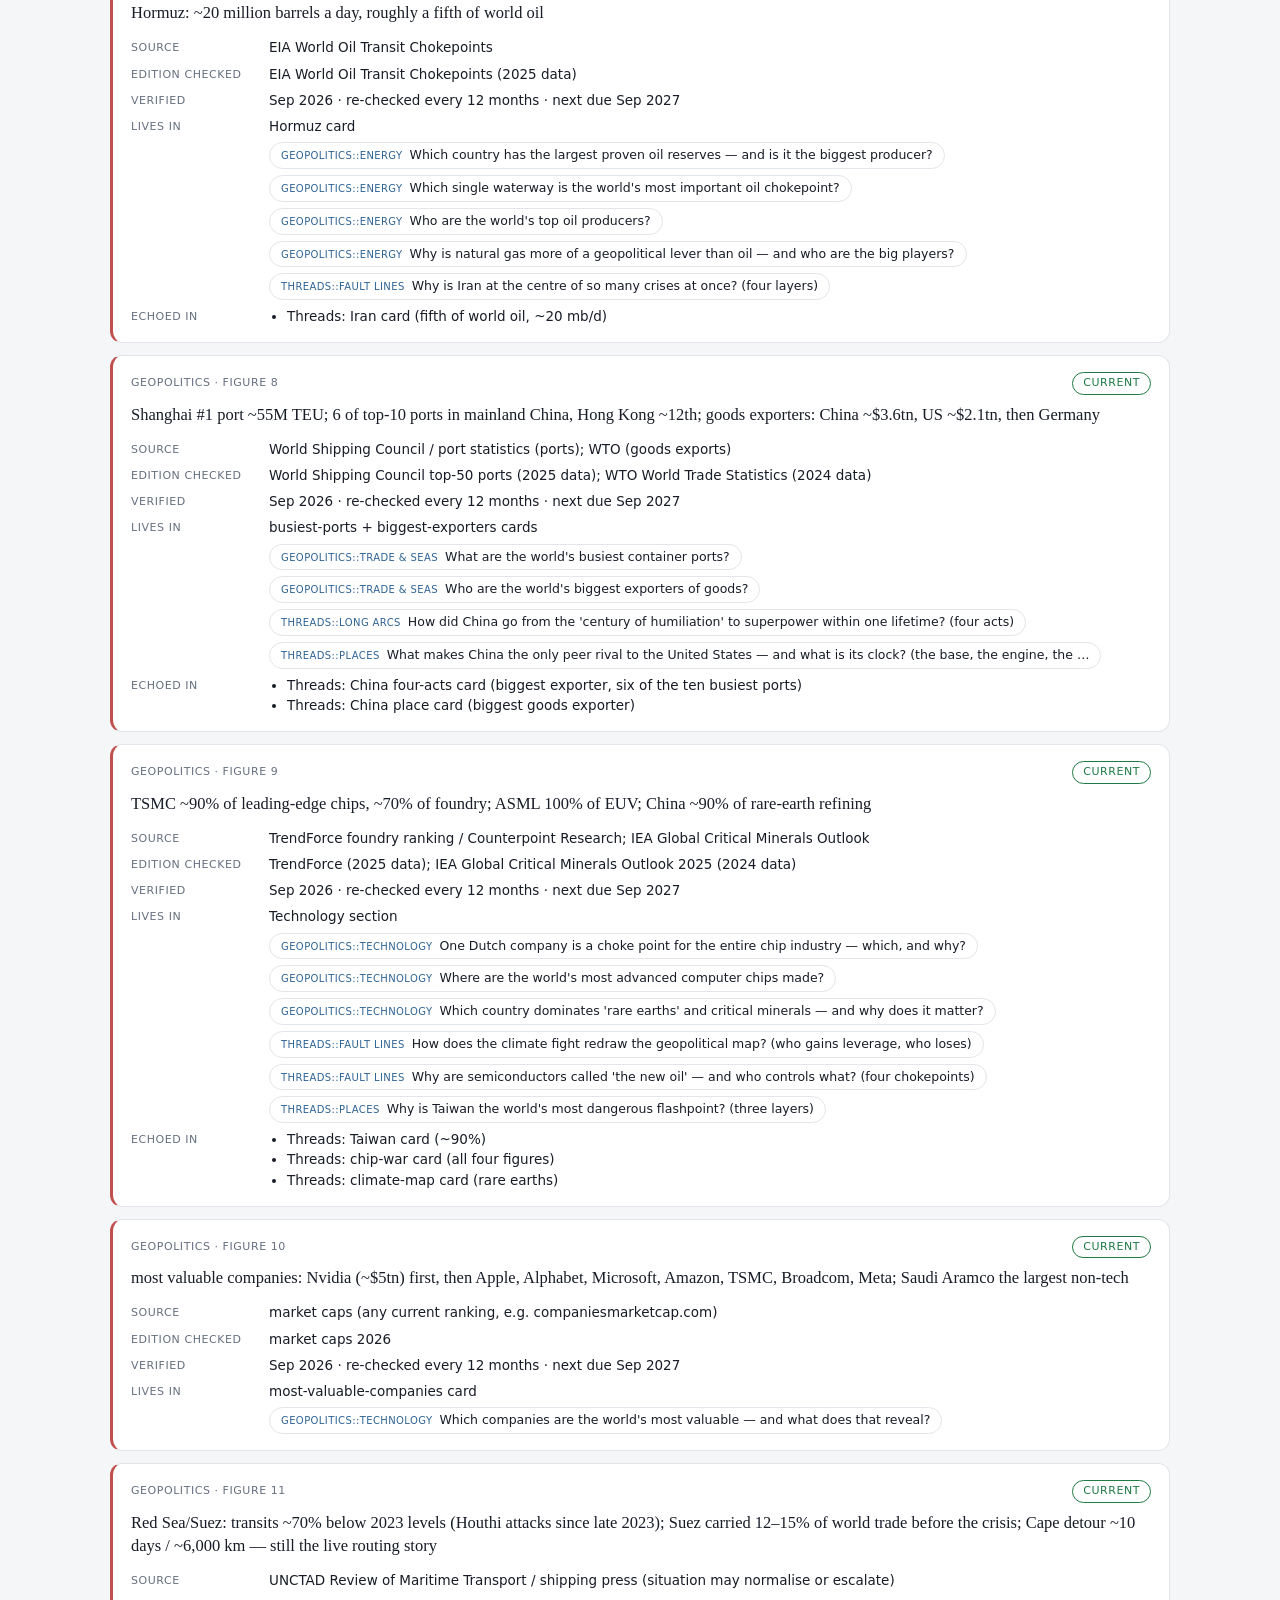
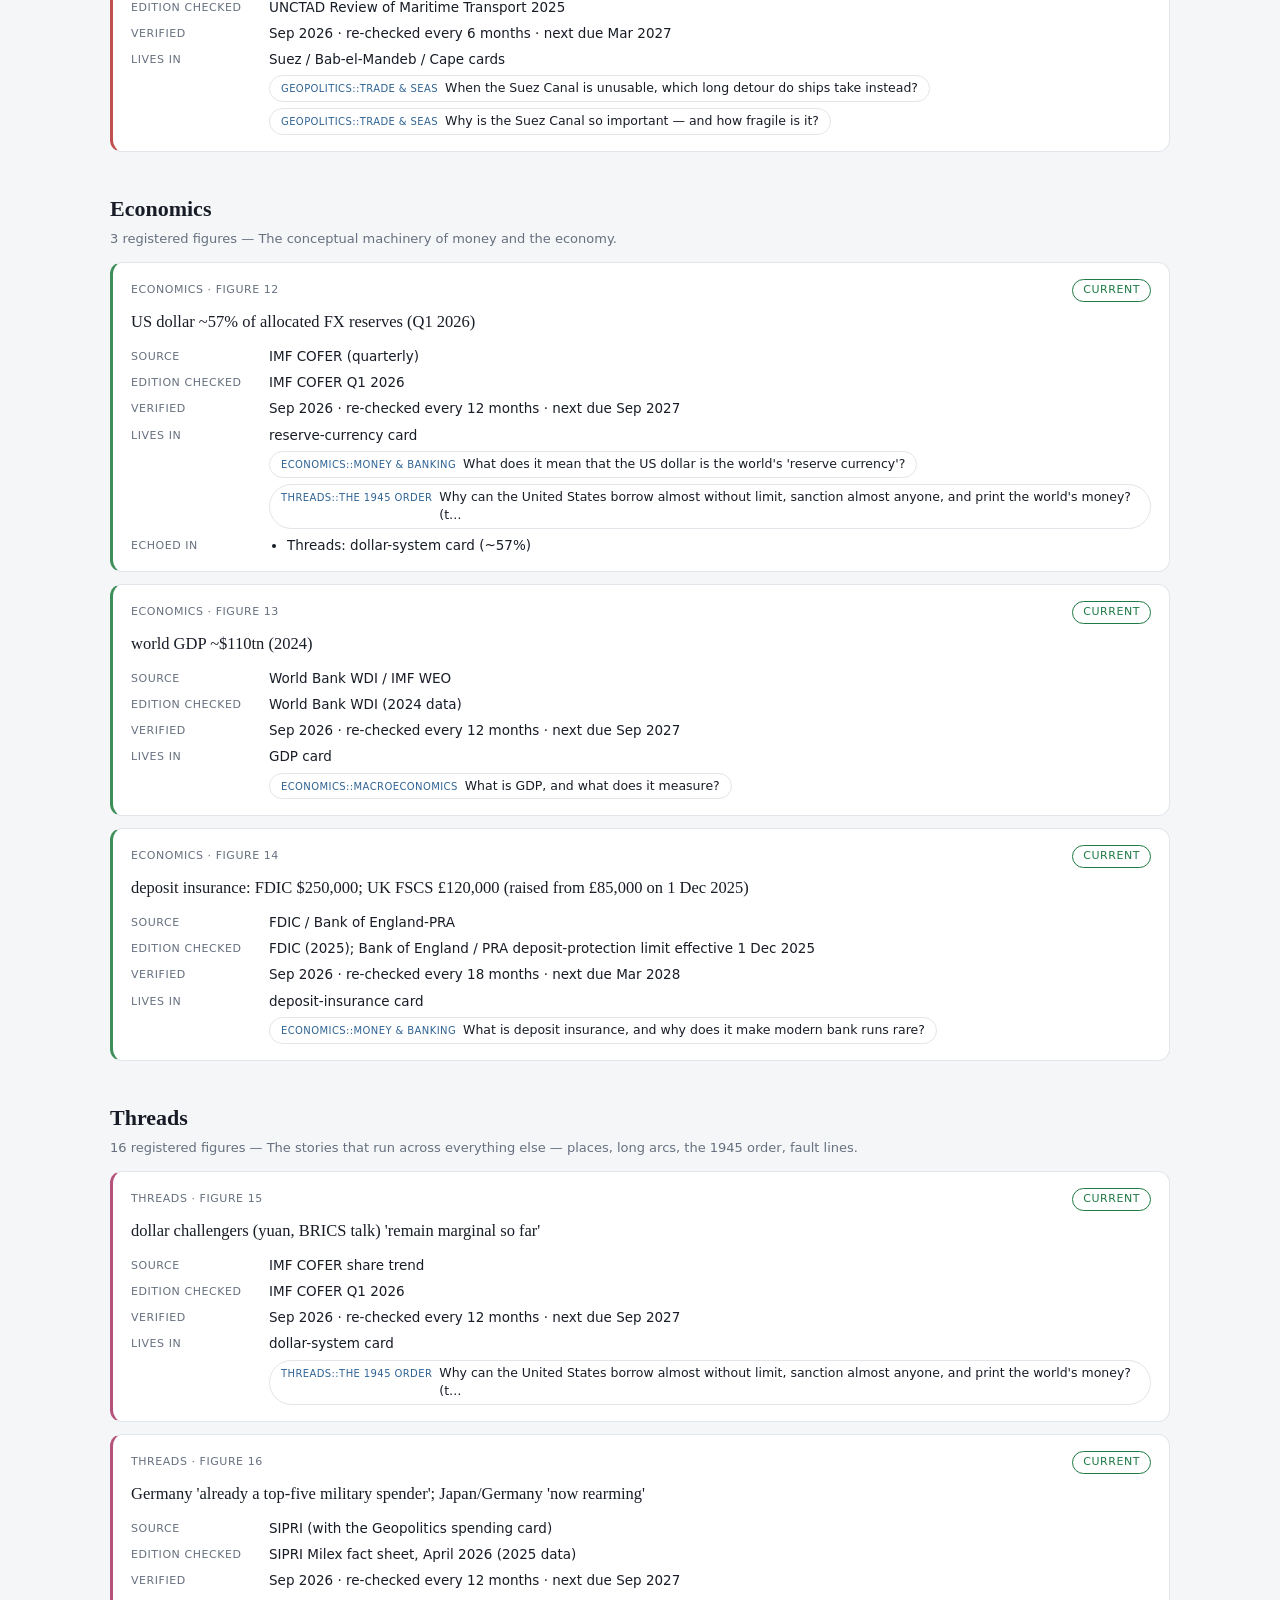
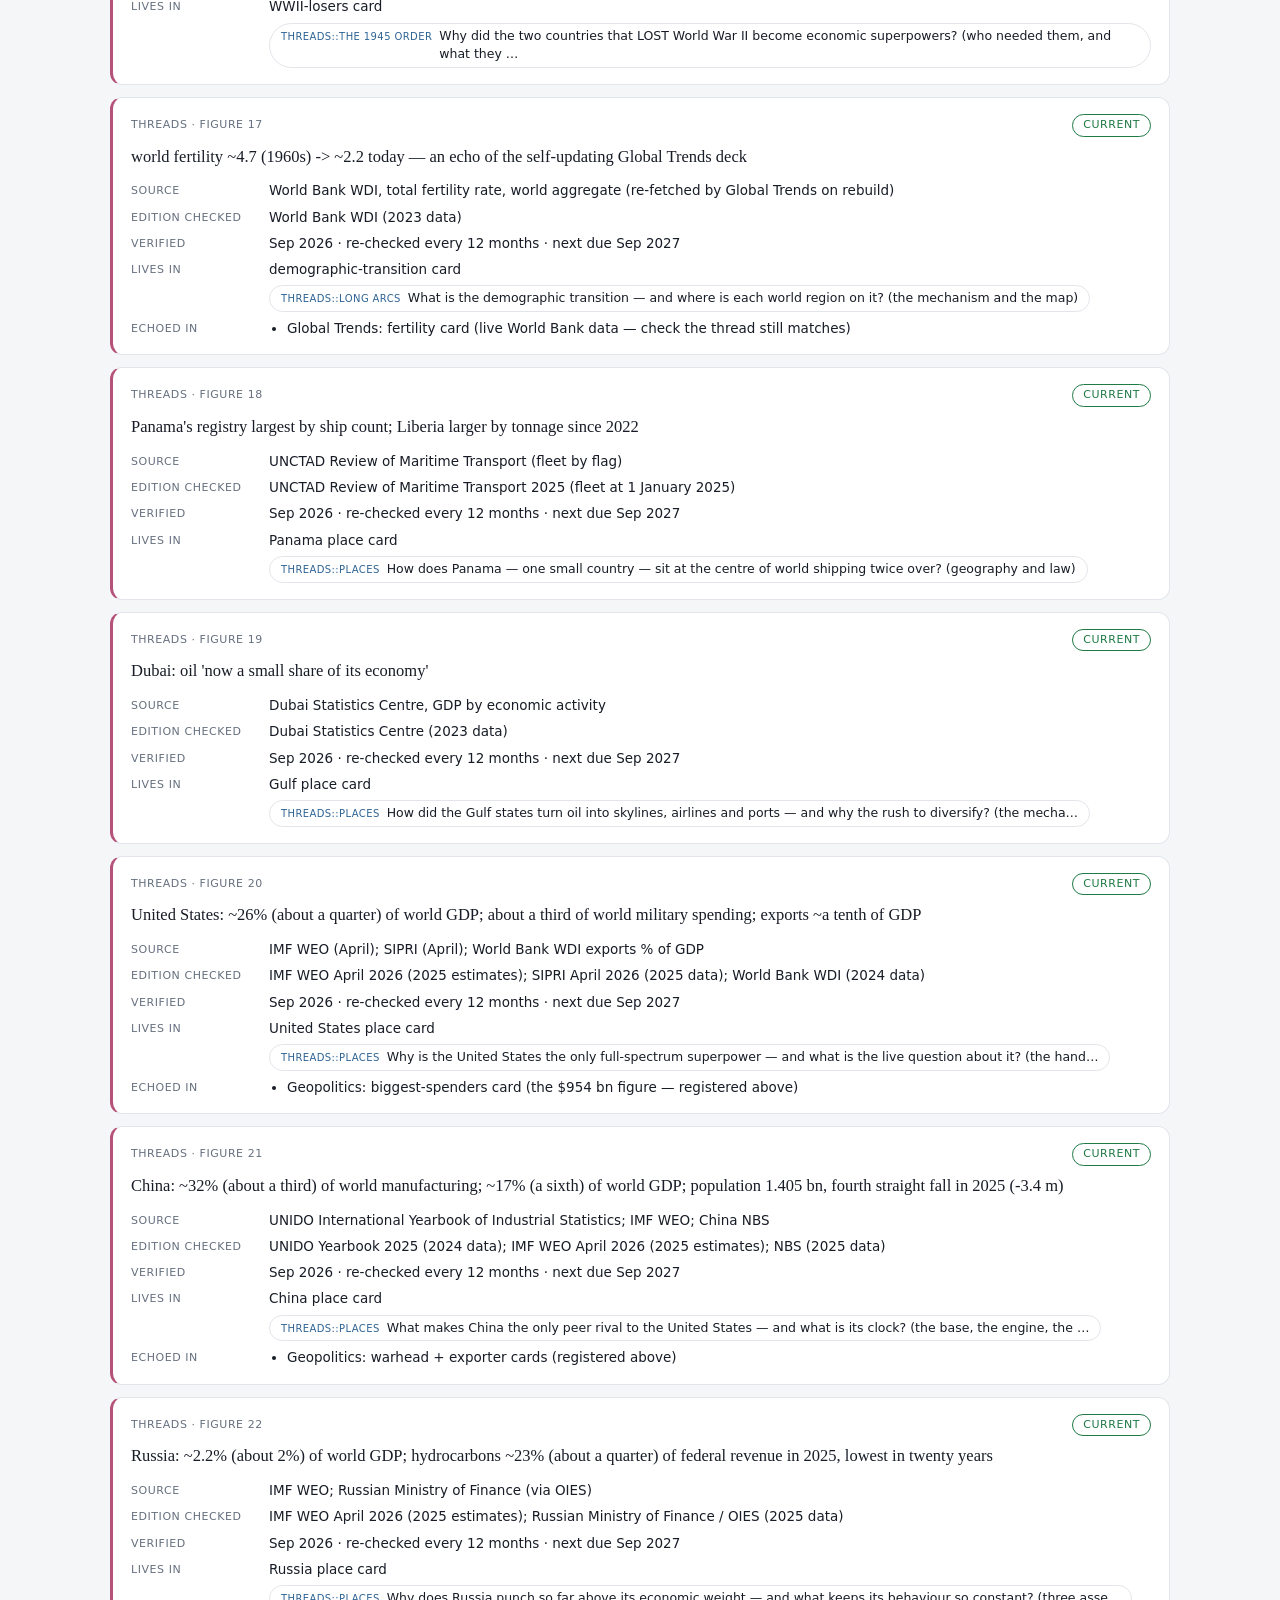
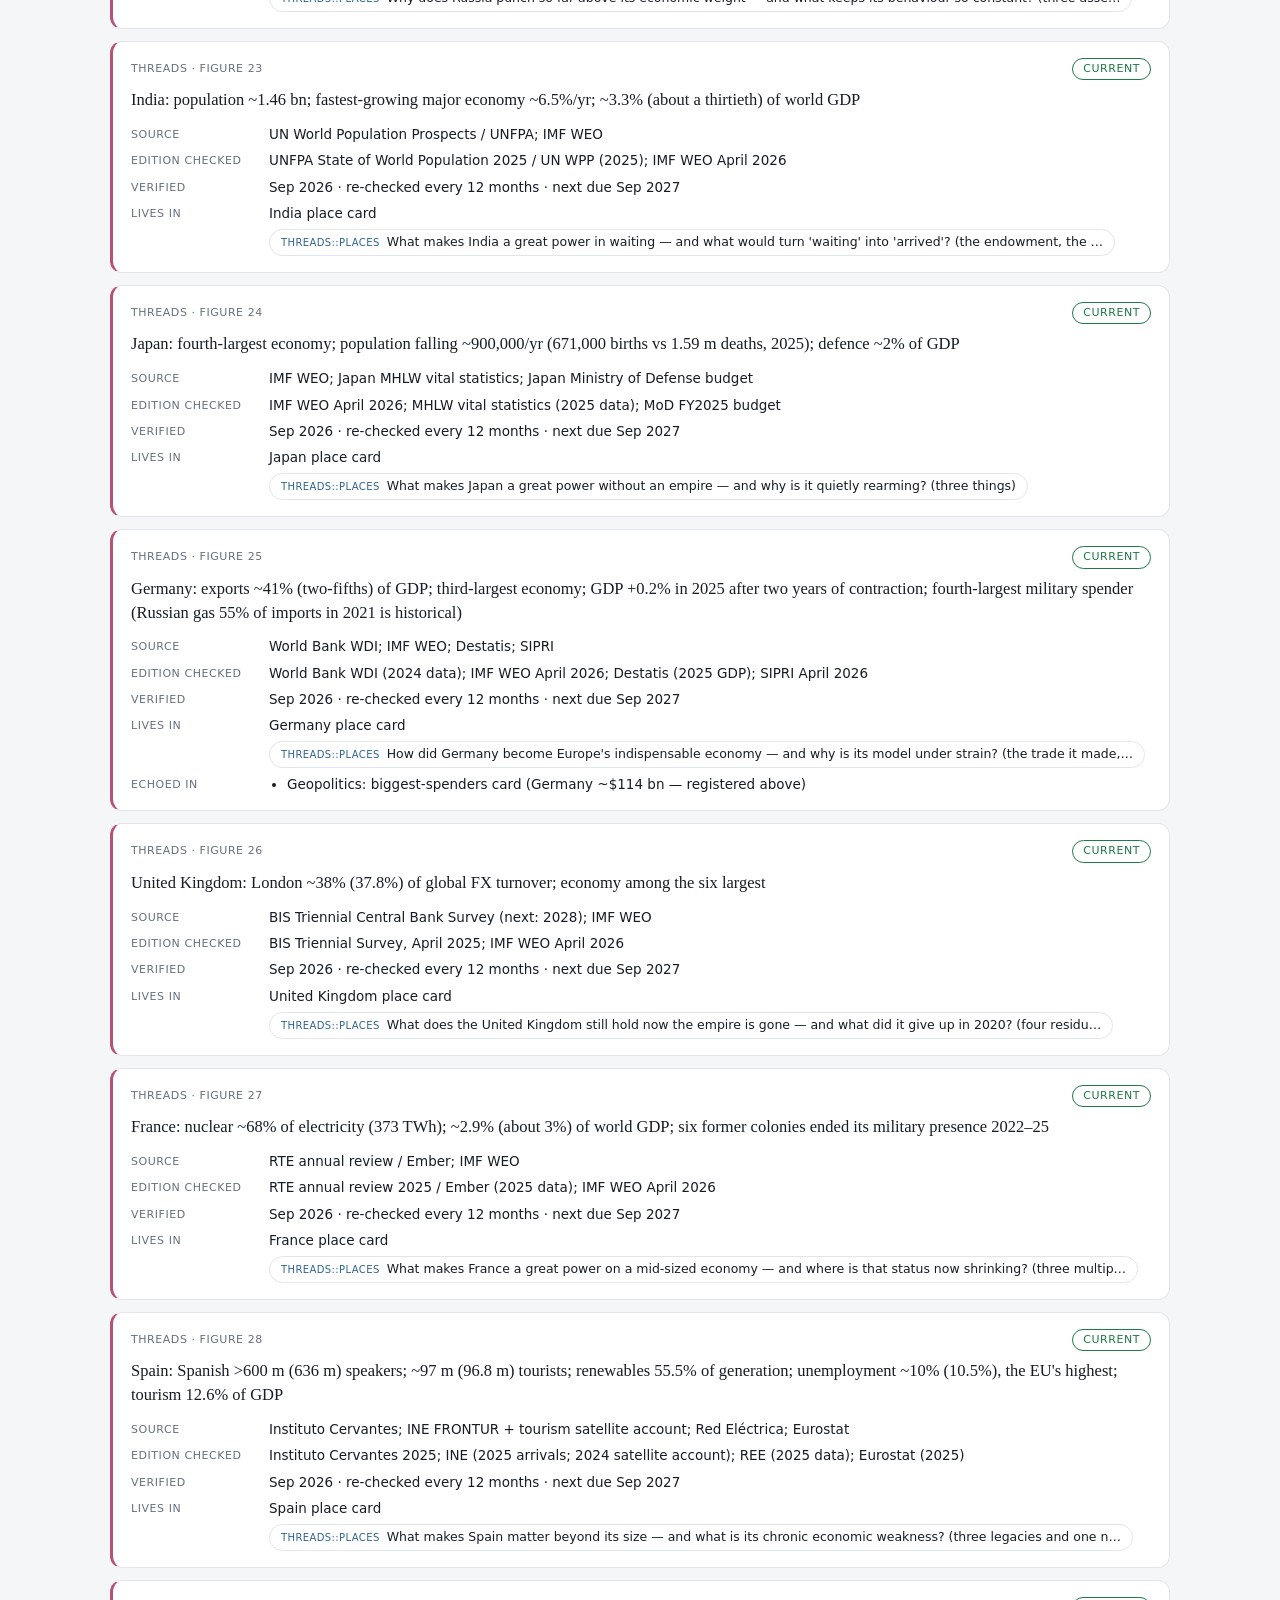
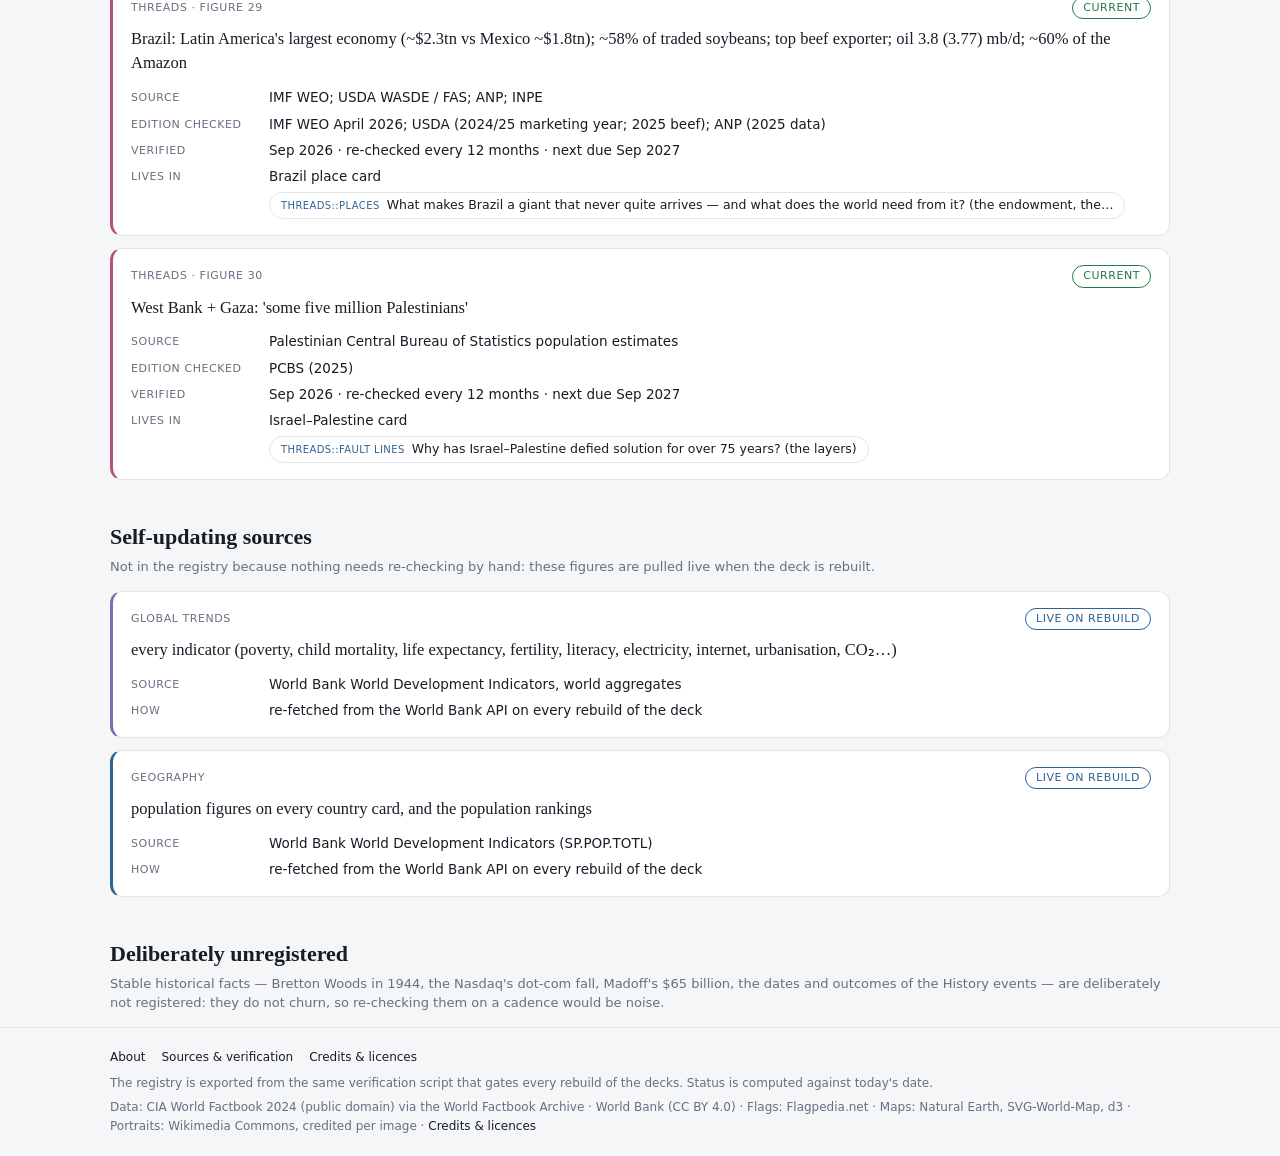
<file: sources.html>
<!DOCTYPE html>
<html lang="en">
<head>
<meta charset="utf-8">
<meta name="viewport" content="width=device-width, initial-scale=1">
<title>World Literacy — Sources &amp; verification</title>
<link rel="stylesheet" href="style.css">
</head>
<body>
<header class="site">
  <div class="wrap">
    <div class="brand"><a href="index.html" style="color:inherit">World Literacy</a></div>
    <nav class="fields">
      <a href="index.html">Atlas</a>
      <a href="fields.html?f=History">History</a>
      <a href="fields.html?f=People">People</a>
      <a href="fields.html?f=Economics">Economics</a>
      <a href="fields.html?f=Geopolitics">Geopolitics</a>
      <a href="fields.html?f=Threads">Threads</a>
      <a href="explore.html">Explore</a>
      <a href="about.html">About</a>
    </nav>
  </div>
</header>

<main class="wrap">
  <div id="fieldhead"><div class="fh" style="--fc:#3E8E5A">
    <h1>Sources &amp; verification</h1>
    <p>Where every number comes from, when it was last checked, and when it is checked again.</p>
  </div></div>

  <div class="page">
    <p class="lede">Most of what World Literacy teaches is stable: where a country is, what happened in 1945, what a central bank does. A minority of it churns — warhead counts, military budgets, chip market shares, the dollar's share of reserves — and a card that quietly goes out of date is worse than no card at all. This page is the standard that keeps those figures honest.</p>
    <p>Every churning figure on a card is <strong>registered</strong> with the primary source it was checked against, the exact edition of that source, the month it was verified, and a re-verification cadence. Each figure is checked again when its cadence runs out. The registry also records every place a figure is <strong>echoed</strong> — a Threads card that reuses a Geopolitics number, for instance — so one correction reaches all of them. And the build enforces it: every registered figure must still appear, word for word, on the card that carries it. If a card's text drifts from the registry, or the registry is updated without the card, <strong>the build fails</strong> until the two agree.</p>
    <p>Two kinds of figure are deliberately outside the registry. <strong>Self-updating</strong> ones — the Global Trends indicators and the country populations — are pulled live from the World Bank whenever the decks are rebuilt, so there is nothing to re-check by hand. And <strong>stable historical facts</strong> are left unregistered on purpose: they do not churn. Both are listed at the end of the page.</p>
  </div>

  <div id="sources"><div class="skel"><i></i><i></i><i></i></div></div>
</main>

<footer class="site"><div class="wrap">
  <nav class="footlinks"><a href="about.html">About</a><a href="sources.html">Sources &amp; verification</a><a href="credits.html">Credits &amp; licences</a></nav>
  The registry is exported from the same verification script that gates every rebuild of the decks. Status is computed against today's date.
  <p class="credit">Data: CIA World Factbook 2024 (public domain) via the World Factbook Archive · World Bank (CC BY 4.0) · Flags: Flagpedia.net · Maps: Natural Earth, SVG-World-Map, d3 · Portraits: Wikimedia Commons, credited per image · <a href="credits.html">Credits &amp; licences</a></p>
</div></footer>
<script src="app.js"></script>
</body>
</html>
</file>
<file: style.css>
:root {
  --bg: #faf9f7;
  --panel: #ffffff;
  --ink: #1c1b19;
  --muted: #6b6862;
  --line: #e6e3dd;
  --accent: #3a5a7a;
  --accent-soft: #eef2f6;
  --radius: 10px;
  --maxw: 1100px;
  --serif: Georgia, "Times New Roman", serif;
  --sans: -apple-system, "Segoe UI", system-ui, sans-serif;
}
@media (prefers-color-scheme: dark) {
  :root {
    --bg: #16161a; --panel: #1f1f25; --ink: #ece9e3; --muted: #9b978f;
    --line: #2e2e36; --accent: #8fb4d6; --accent-soft: #232932;
  }
}
* { box-sizing: border-box; }
[hidden] { display: none !important; }
body {
  margin: 0; background: var(--bg); color: var(--ink);
  font-family: var(--sans); line-height: 1.5;
  -webkit-font-smoothing: antialiased;
}
a { color: var(--accent); text-decoration: none; }
a:hover { text-decoration: underline; }
.wrap { max-width: var(--maxw); margin: 0 auto; padding: 0 20px; }

header.site {
  border-bottom: 1px solid var(--line); background: var(--panel);
  position: sticky; top: 0; z-index: 5;
}
header.site .wrap { display: flex; align-items: baseline; gap: 16px; padding: 16px 20px; flex-wrap: wrap; }
.brand { font-family: var(--serif); font-size: 22px; font-weight: 600; letter-spacing: -0.01em; }
.brand small { font-family: var(--sans); font-weight: 400; color: var(--muted); font-size: 13px; margin-left: 8px; }
.tagline { color: var(--muted); font-size: 13px; margin-left: auto; }
nav.fields { display: flex; gap: 4px; flex-wrap: wrap; }
nav.fields a {
  font-size: 13px; padding: 5px 11px; border-radius: 20px; color: var(--muted);
}
nav.fields a:hover { background: var(--accent-soft); text-decoration: none; color: var(--ink); }
nav.fields a.active { background: var(--accent-soft); color: var(--ink); font-weight: 600; }

/* Q/A browse cards */
.qa {
  background: var(--panel); border: 1px solid var(--line); border-radius: var(--radius);
  padding: 16px 18px; break-inside: avoid;
}
.qa .badge { color: var(--muted); font-size: 11px; text-transform: uppercase; letter-spacing: .05em; }
.qa .q { font-family: var(--serif); font-size: 17px; margin: 6px 0 8px; }
.qa .a { line-height: 1.55; }
.qa .x { color: var(--muted); font-size: 14px; margin-top: 10px; padding-top: 10px; border-top: 1px solid var(--line); white-space: pre-line; }
.cards { columns: 360px; column-gap: 16px; margin: 18px 0 60px; }
.cards .qa { margin: 0 0 16px; display: inline-block; width: 100%; }

/* view toggle (Cards | Timeline) */
.view-toggle { display: inline-flex; border: 1px solid var(--line); border-radius: 20px; overflow: hidden; }
.view-toggle button { font: inherit; font-size: 13px; padding: 6px 15px; background: var(--panel); color: var(--muted); border: none; cursor: pointer; }
.view-toggle button.active { background: var(--accent-soft); color: var(--ink); font-weight: 600; }

/* ---- History timeline (swimlanes) ---- */
.timeline { margin: 8px 0 50px; }
.tl-chips { display: flex; gap: 6px; flex-wrap: wrap; margin-bottom: 14px; }
.tl-chips button { display: inline-flex; align-items: center; gap: 6px; font: inherit; font-size: 12.5px; padding: 4px 11px; border: 1px solid var(--line); background: var(--panel); color: var(--muted); border-radius: 20px; cursor: pointer; }
.tl-chips button .sw { width: 10px; height: 10px; border-radius: 3px; }
.tl-chips button.active { color: var(--ink); border-color: var(--accent); background: var(--accent-soft); }

.timeline-grid { display: grid; grid-template-columns: 122px 1fr; border: 1px solid var(--line); border-radius: var(--radius); overflow: hidden; background: var(--panel); }
.tl-labels { border-right: 1px solid var(--line); }
.tl-axis-spacer { height: 30px; border-bottom: 1px solid var(--line); }
.tl-eralabels-spacer { height: 22px; border-bottom: 1px solid var(--line); }
.lane-label { display: flex; align-items: center; gap: 8px; padding: 0 12px; font-size: 13px; border-bottom: 1px solid var(--line); transition: opacity .15s; }
.tl-labels .lane-label:last-child { border-bottom: none; }
.lane-label .sw { width: 9px; height: 9px; border-radius: 2px; flex: none; }
.lane-label.dim { opacity: .35; }

.tl-scroll { overflow-x: auto; }
.tl-inner { position: relative; }
.tl-axis { height: 30px; position: relative; border-bottom: 1px solid var(--line); }
.tl-tick { position: absolute; top: 0; bottom: 0; border-left: 1px solid var(--line); }
.tl-tick span { position: absolute; top: 9px; left: 5px; font-size: 11px; color: var(--muted); }
.tl-eras { position: absolute; left: 0; right: 0; top: 30px; bottom: 0; z-index: 0; pointer-events: none; }
.tl-era { position: absolute; top: 0; bottom: 0; }
.tl-era:nth-child(odd) { background: color-mix(in srgb, var(--accent) 5%, transparent); }
.tl-era-row { position: relative; height: 22px; border-bottom: 1px solid var(--line); z-index: 1; }
.tl-era-lbl { position: absolute; top: 5px; font-size: 10px; text-transform: uppercase; letter-spacing: .05em; color: var(--muted); white-space: nowrap; }
.tl-lanes { position: relative; z-index: 1; }
.tl-lane { position: relative; border-bottom: 1px solid var(--line); transition: opacity .15s; }
.tl-lanes .tl-lane:last-child { border-bottom: none; }
.tl-lane.dim { opacity: .3; }

.tl-span { position: absolute; height: 6px; border-radius: 3px; opacity: .5; z-index: 1; }
.tl-event { position: absolute; z-index: 2; display: flex; align-items: center; gap: 6px; max-width: 168px; height: 24px; padding: 0 10px 0 7px; border-radius: 13px; background: var(--accent-soft); border: 1px solid var(--line); cursor: pointer; font-size: 12px; white-space: nowrap; overflow: hidden; transition: max-width .15s, box-shadow .15s; }
.tl-event .dot { width: 8px; height: 8px; border-radius: 50%; flex: none; }
.tl-event .ttl { overflow: hidden; text-overflow: ellipsis; }
.tl-event:hover, .tl-event.sel { z-index: 6; max-width: 340px; background: var(--panel); border-color: var(--accent); box-shadow: 0 4px 16px rgba(0,0,0,.22); }

.tl-panel { margin-top: 18px; background: var(--panel); border: 1px solid var(--line); border-left: 3px solid var(--accent); border-radius: var(--radius); padding: 16px 18px; }
.tl-panel .tp-when { color: var(--muted); font-size: 12px; text-transform: uppercase; letter-spacing: .05em; }
.tl-panel .tp-title { font-family: var(--serif); font-size: 21px; margin: 4px 0 10px; }
.tl-panel .tp-what { line-height: 1.6; }
.tl-panel .tp-why { color: var(--muted); font-size: 14px; margin-top: 10px; padding-top: 10px; border-top: 1px solid var(--line); }
.tl-empty { color: var(--muted); font-size: 13px; margin-top: 12px; }

/* Global Trends — before/after indicator charts */
.qa.trend .verdict {
  display: inline-block; font-size: 12px; font-weight: 600; padding: 2px 9px;
  border-radius: 20px; margin-bottom: 10px;
}
.qa.trend .verdict.up { background: #e7f3ec; color: #1f7a45; }
.qa.trend .verdict.down { background: #fdecea; color: #b23b2e; }
.qa.trend .verdict.flat { background: var(--accent-soft); color: var(--muted); }
@media (prefers-color-scheme: dark) {
  .qa.trend .verdict.up { background: #16301f; color: #6cc28c; }
  .qa.trend .verdict.down { background: #3a1c18; color: #e08a7d; }
}
.trend-bars { display: grid; gap: 8px; margin: 4px 0 12px; }
.tb { display: grid; grid-template-columns: 42px 1fr auto; align-items: center; gap: 9px; font-size: 13px; }
.tb .ty { color: var(--muted); font-variant-numeric: tabular-nums; }
.tb .tv { font-variant-numeric: tabular-nums; font-weight: 600; min-width: 48px; text-align: right; }
.tb .bar-fill.then { background: var(--line); }
.tb .bar-fill.now { background: var(--accent); }

.controls { display: flex; gap: 10px; flex-wrap: wrap; align-items: center; margin: 22px 0 8px; }
.controls input, .controls select {
  font: inherit; padding: 9px 12px; border: 1px solid var(--line);
  border-radius: var(--radius); background: var(--panel); color: var(--ink);
}
.controls input[type=search] { flex: 1; min-width: 220px; }
.count { color: var(--muted); font-size: 13px; margin-left: auto; }

/* ---- world map ---- */
.map-wrap { margin: 22px 0 6px; position: relative; }
:root { --globe-ocean: #cdddea; }
@media (prefers-color-scheme: dark) { :root { --globe-ocean: #18202b; } }
.map-toolbar { display: flex; justify-content: space-between; align-items: center; gap: 10px; margin-bottom: 10px; flex-wrap: wrap; }
.map-zoom { display: inline-flex; gap: 4px; }
.map-zoom button {
  font: inherit; min-width: 34px; height: 30px; padding: 0 10px; border: 1px solid var(--line);
  background: var(--panel); color: var(--ink); border-radius: 8px; cursor: pointer; line-height: 1;
}
.map-zoom button:hover { border-color: var(--accent); }
#worldmap.zoomable { cursor: grab; touch-action: none; overflow: hidden; }
#worldmap.zoomable.grabbing { cursor: grabbing; }
#globe { width: 100%; max-width: 560px; height: auto; display: block; margin: 0 auto; cursor: grab; touch-action: none; }
#globe.grabbing { cursor: grabbing; }
#worldmap svg { width: 100%; height: auto; display: block; }
#worldmap path { stroke: var(--bg); stroke-width: 0.3px; vector-effect: non-scaling-stroke; }
#worldmap path { fill: var(--map-land); }                 /* default land (territories) */
#worldmap #Ocean { fill: transparent; stroke: none; }
#worldmap #World { fill: transparent; }
#worldmap #labels { display: none; }
#worldmap g.country path { fill: var(--c, var(--map-land)); }
#worldmap g.country { cursor: pointer; }
#worldmap g.country:hover path, #worldmap g.country.sel path { fill: var(--accent); }
:root { --map-land: #ddd8cf; }
@media (prefers-color-scheme: dark) { :root { --map-land: #34343d; } }

.map-tip {
  position: fixed; pointer-events: none; z-index: 50; opacity: 0;
  background: var(--panel); border: 1px solid var(--line); border-radius: 8px;
  padding: 8px 10px; font-size: 13px; box-shadow: 0 6px 24px rgba(0,0,0,.18);
  transition: opacity .1s; max-width: 240px;
}
.map-tip img { width: 28px; height: 19px; object-fit: cover; border: 1px solid var(--line); vertical-align: -4px; margin-right: 6px; border-radius: 2px; }
.map-tip b { font-family: var(--serif); font-weight: 600; }
.map-tip .t-meta { color: var(--muted); margin-top: 3px; }

.legend { display: flex; flex-wrap: wrap; gap: 4px 14px; margin: 10px 0 0; font-size: 12px; }
.legend button {
  display: inline-flex; align-items: center; gap: 6px; background: none; border: none;
  color: var(--muted); cursor: pointer; font: inherit; padding: 2px 4px; border-radius: 5px;
}
.legend button:hover, .legend button.active { color: var(--ink); background: var(--accent-soft); }
.legend .sw { width: 11px; height: 11px; border-radius: 3px; flex: none; }

/* ---- charts ---- */
.section-title { font-family: var(--serif); font-size: 22px; margin: 40px 0 4px; }
.section-sub { color: var(--muted); font-size: 13px; margin: 0 0 14px; }
.chart-tabs { display: flex; gap: 4px; margin-bottom: 12px; flex-wrap: wrap; }
.chart-tabs button {
  font: inherit; font-size: 13px; padding: 5px 12px; border: 1px solid var(--line);
  background: var(--panel); color: var(--muted); border-radius: 20px; cursor: pointer;
}
.chart-tabs button.active { color: var(--ink); border-color: var(--accent); background: var(--accent-soft); }
.bars { display: grid; gap: 7px; }
.bar-row { display: grid; grid-template-columns: 150px 1fr auto; align-items: center; gap: 10px; font-size: 13px; }
.bar-row a.lbl { color: var(--ink); white-space: nowrap; overflow: hidden; text-overflow: ellipsis; }
.bar-track { background: var(--accent-soft); border-radius: 5px; height: 18px; overflow: hidden; }
.bar-fill { height: 100%; background: var(--accent); border-radius: 5px; transition: width .5s ease; }
.bar-val { color: var(--muted); white-space: nowrap; font-variant-numeric: tabular-nums; }

/* country compare block */
.cmp { display: grid; gap: 16px; margin: 8px 0 26px; }
.cmp-row .cmp-head { display: flex; justify-content: space-between; align-items: baseline; margin-bottom: 5px; gap: 12px; }
.cmp-row .cmp-head .m { font-weight: 600; }
.cmp-row .cmp-head .rank { color: var(--muted); font-size: 12.5px; text-align: right; }
.cmp-row .bar-track { height: 14px; }
.cmp-row .cmp-foot { color: var(--muted); font-size: 12px; margin-top: 4px; }

.grid {
  display: grid; grid-template-columns: repeat(auto-fill, minmax(230px, 1fr));
  gap: 14px; margin: 18px 0 60px;
}
.card {
  background: var(--panel); border: 1px solid var(--line); border-radius: var(--radius);
  padding: 14px; display: block; transition: border-color .15s, transform .15s;
}
.card:hover { border-color: var(--accent); transform: translateY(-2px); text-decoration: none; }
.card .flag {
  width: 100%; aspect-ratio: 3/2; object-fit: cover; border-radius: 6px;
  border: 1px solid var(--line); background: var(--accent-soft); margin-bottom: 10px;
}
.card .name { font-family: var(--serif); font-size: 18px; color: var(--ink); }
.card .region { color: var(--muted); font-size: 12px; text-transform: uppercase; letter-spacing: .04em; }
.card .meta { color: var(--muted); font-size: 13px; margin-top: 6px; }
.empty { color: var(--muted); padding: 40px 0; text-align: center; grid-column: 1/-1; }

/* country detail */
.detail { margin: 26px 0 60px; }
.detail .top { display: flex; gap: 24px; align-items: center; flex-wrap: wrap; }
.detail .top img {
  width: 200px; aspect-ratio: 3/2; object-fit: cover; border-radius: 8px; border: 1px solid var(--line);
}
.detail h1 { font-family: var(--serif); font-size: 34px; margin: 0 0 4px; letter-spacing: -0.02em; }
.detail .sub { color: var(--muted); }

/* lead / description */
.lead { font-family: var(--serif); font-size: 18px; line-height: 1.6; max-width: 72ch; margin: 22px 0 6px; }

/* inline icons */
.ic { width: 1em; height: 1em; vertical-align: -0.14em; flex: none; }
.ic-lg { width: 18px; height: 18px; }

/* stat tiles */
.tiles { display: grid; grid-template-columns: repeat(auto-fit, minmax(180px, 1fr)); gap: 12px; margin: 22px 0; }
.tile { background: var(--panel); border: 1px solid var(--line); border-radius: var(--radius); padding: 16px; }
.tile .tile-top { display: flex; align-items: center; gap: 7px; color: var(--muted); margin-bottom: 10px; }
.tile .tlbl { font-size: 11px; text-transform: uppercase; letter-spacing: .05em; }
.tile .tnum { font-family: var(--serif); font-size: 28px; line-height: 1.05; letter-spacing: -0.01em; }
.tile .tsub { color: var(--muted); font-size: 12px; margin-top: 6px; font-variant-numeric: tabular-nums; }
.rankstrip { margin-top: 13px; }
.rankstrip .track { position: relative; height: 6px; border-radius: 3px; background: linear-gradient(90deg, var(--accent-soft), var(--accent)); }
.rankstrip .marker { position: absolute; top: 50%; width: 11px; height: 11px; border-radius: 50%; background: var(--ink); border: 2px solid var(--panel); transform: translate(-50%, -50%); }

/* two-up visual panels */
.panels { display: grid; grid-template-columns: 1fr 1fr; gap: 22px; margin: 24px 0; align-items: start; }
@media (max-width: 760px) { .panels { grid-template-columns: 1fr; } }
.panel h2, .vh {
  font-family: var(--sans); font-size: 13px; text-transform: uppercase; letter-spacing: .05em;
  color: var(--muted); margin: 0 0 12px;
}

/* locator map */
.locator { background: var(--panel); border: 1px solid var(--line); border-radius: var(--radius); padding: 14px; }
.locator svg { width: 100%; height: auto; display: block; max-height: 320px; }
.locator path { fill: var(--map-land); stroke: var(--bg); stroke-width: 0.4px; vector-effect: non-scaling-stroke; }
.locator #Ocean, .locator #World { fill: transparent; stroke: none; }
.locator #labels { display: none; }
.locator g.hot path { fill: var(--accent); }
.locator g.nbr path { fill: color-mix(in srgb, var(--accent) 32%, var(--map-land)); }

/* composition stacked bars */
.stack { display: flex; height: 26px; border-radius: 6px; overflow: hidden; border: 1px solid var(--line); }
.stack span { display: block; height: 100%; }
.stack-legend { display: grid; gap: 5px; margin-top: 12px; font-size: 13px; }
.stack-legend div { display: grid; grid-template-columns: 12px 1fr auto; align-items: center; gap: 8px; }
.stack-legend .sw { width: 12px; height: 12px; border-radius: 3px; }
.stack-legend .pc { color: var(--muted); font-variant-numeric: tabular-nums; }
.facts { display: grid; grid-template-columns: repeat(auto-fill, minmax(280px, 1fr)); gap: 2px 26px; margin: 24px 0; }
.fact { padding: 10px 0; border-bottom: 1px solid var(--line); }
.fact dt { display: flex; align-items: center; gap: 6px; color: var(--muted); font-size: 12px; text-transform: uppercase; letter-spacing: .04em; }
.fact dt .ic { width: 13px; height: 13px; }
.fact dd { margin: 3px 0 0; }
.prose { font-family: var(--serif); font-size: 16px; line-height: 1.65; max-width: 70ch; }
.prose h2 { font-family: var(--sans); font-size: 13px; text-transform: uppercase; letter-spacing: .05em; color: var(--muted); }
.back { display: inline-block; margin: 22px 0 0; font-size: 14px; }
.neighbors a { display: inline-block; margin: 0 6px 6px 0; padding: 3px 9px; background: var(--accent-soft); border-radius: 20px; font-size: 13px; }
footer.site { border-top: 1px solid var(--line); color: var(--muted); font-size: 12px; padding: 20px 0; }

/* ---------- link layer + omnisearch ---------- */
a.cl { border-bottom: 1px dotted var(--accent); }
#osbtn { margin-left: auto; white-space: nowrap; }
#osbtn kbd { font: 10px var(--sans); border: 1px solid var(--line); border-radius: 4px; padding: 1px 5px; color: var(--muted); }
#osov { position: fixed; inset: 0; background: rgba(0,0,0,.38); z-index: 60; padding: 9vh 16px 0; }
.os-box { max-width: 640px; margin: 0 auto; background: var(--panel); border: 1px solid var(--line);
  border-radius: 12px; overflow: hidden; box-shadow: 0 18px 60px rgba(0,0,0,.28); }
#osq { width: 100%; border: 0; outline: 0; background: transparent; color: var(--ink);
  font: 17px var(--sans); padding: 15px 17px; border-bottom: 1px solid var(--line); }
.os-list { max-height: 55vh; overflow: auto; padding: 6px; }
.os-item { display: flex; gap: 10px; align-items: baseline; padding: 8px 10px; border-radius: 8px; color: var(--ink); }
.os-item.sel, .os-item:hover { background: var(--accent-soft); text-decoration: none; }
.os-t { font-size: 10px; text-transform: uppercase; letter-spacing: .05em; color: var(--muted); min-width: 56px; flex-shrink: 0; }
.os-n { font-weight: 600; white-space: nowrap; overflow: hidden; text-overflow: ellipsis; max-width: 55%; flex-shrink: 0; }
.os-s { color: var(--muted); font-size: 12.5px; white-space: nowrap; overflow: hidden; text-overflow: ellipsis; }
.os-hint { color: var(--muted); padding: 14px; font-size: 14px; }

/* country dossier ("In this system") */
.dos-field { font-size: 11px; text-transform: uppercase; letter-spacing: .05em; color: var(--muted); margin: 18px 0 8px; }
.dos-people { display: flex; flex-wrap: wrap; gap: 8px; }
.dos-people .chip { border: 1px solid var(--line); background: var(--panel); border-radius: 999px; padding: 4px 12px; font-size: 13px; }
.dcard { background: var(--panel); border: 1px solid var(--line); border-radius: 8px; padding: 9px 13px; margin: 6px 0; }
.dcard summary { cursor: pointer; font-family: var(--serif); font-size: 15.5px; }
.dcard .a { margin-top: 8px; line-height: 1.55; }
.dcard .x { color: var(--muted); font-size: 13.5px; margin-top: 8px; padding-top: 8px; border-top: 1px solid var(--line); white-space: pre-line; }

/* ---------- UX pass: hero, field identities, entries/people/essays ---------- */
/* hero (homepage front door) */
#hero { padding: 34px 0 8px; }
#hero h1 { font-family: var(--serif); font-size: clamp(26px, 4.5vw, 40px); margin: 0 0 8px; letter-spacing: -.01em; }
.hero-sub { color: var(--muted); font-size: 15.5px; max-width: 640px; margin: 0 0 18px; }
.hero-search { display: flex; align-items: center; justify-content: space-between; gap: 12px;
  width: 100%; max-width: 640px; text-align: left; cursor: pointer;
  font: 15px var(--sans); color: var(--muted); background: var(--panel);
  border: 1px solid var(--line); border-radius: 10px; padding: 13px 16px; }
.hero-search:hover { border-color: var(--accent); }
.hero-search kbd { font: 10.5px var(--sans); border: 1px solid var(--line); border-radius: 4px; padding: 1px 6px; }
.ftiles { display: grid; grid-template-columns: repeat(auto-fill, minmax(240px, 1fr)); gap: 12px; margin: 22px 0 30px; }
.ftile { display: block; background: var(--panel); border: 1px solid var(--line); border-left: 3px solid var(--fc);
  border-radius: var(--radius); padding: 14px 16px; color: var(--ink); }
.ftile:hover { text-decoration: none; border-color: var(--fc); transform: translateY(-1px); transition: all .12s; }
.ft-n { font-family: var(--serif); font-size: 18px; font-weight: 700; }
.ft-d { color: var(--muted); font-size: 13px; margin: 4px 0 8px; line-height: 1.45; }
.ft-c { font-size: 11.5px; color: var(--fc); text-transform: uppercase; letter-spacing: .04em; }

/* field header */
.fh { border-left: 3px solid var(--fc); padding: 6px 0 6px 16px; margin: 26px 0 6px; }
.fh h1 { font-family: var(--serif); font-size: 30px; margin: 0; }
.fh p { color: var(--muted); margin: 6px 0 0; max-width: 720px; }
.fh-n { white-space: nowrap; font-size: 12.5px; opacity: .8; }

/* section chips */
.secchips { display: flex; flex-wrap: wrap; gap: 8px; margin: 12px 0 20px; }
.secchips button { font: 12.5px var(--sans); color: var(--muted); background: var(--panel);
  border: 1px solid var(--line); border-radius: 999px; padding: 5px 13px; cursor: pointer; }
.secchips button.active { color: var(--bg); background: var(--accent); border-color: var(--accent); }

.sec-h { font-family: var(--sans); font-size: 12px; text-transform: uppercase; letter-spacing: .06em;
  color: var(--muted); border-bottom: 1px solid var(--line); padding-bottom: 6px; margin: 30px 0 14px; column-span: all; }

/* entries — encyclopedia, statement-first */
.style-entries { columns: 2 400px; column-gap: 22px; }
.entry { break-inside: avoid; background: var(--panel); border: 1px solid var(--line);
  border-radius: var(--radius); padding: 16px 18px; margin: 0 0 14px; }
.entry-meta { display: flex; gap: 8px; margin-bottom: 6px; }
.entry .when { font: 600 11.5px var(--sans); color: var(--accent); background: var(--accent-soft);
  border-radius: 5px; padding: 2px 8px; }
.entry .where { font: 11.5px var(--sans); color: var(--muted); padding: 2px 0; }
.entry h3 { font-family: var(--serif); font-size: 18.5px; margin: 0 0 8px; line-height: 1.3; }
.entry .lead { margin: 0; line-height: 1.55; }
.entry .ctx { color: var(--muted); font-size: 13.5px; margin: 10px 0 0; padding-top: 10px;
  border-top: 1px solid var(--line); line-height: 1.5; white-space: pre-line; }

/* essays — Threads read like stories */
.style-essays { max-width: 760px; margin: 0 auto; }
.essay { background: var(--panel); border: 1px solid var(--line); border-radius: var(--radius);
  padding: 26px 30px; margin: 0 0 20px; }
.essay .badge { color: var(--muted); font-size: 11px; text-transform: uppercase; letter-spacing: .06em; }
.essay h3 { font-family: var(--serif); font-size: 24px; margin: 8px 0 12px; line-height: 1.25; }
.essay .body { font-size: 16.5px; line-height: 1.65; margin: 0; }
.essay .ctx { color: var(--muted); font-size: 14px; line-height: 1.6; margin: 14px 0 0; }
.essay .pulls { font-size: 13px; color: var(--muted); font-style: italic; margin-top: 14px;
  padding-top: 12px; border-top: 1px dashed var(--line); }

/* people — portrait grid */
.style-people { display: grid; grid-template-columns: repeat(auto-fill, minmax(230px, 1fr)); gap: 12px; }
.pcard { background: var(--panel); border: 1px solid var(--line); border-radius: var(--radius);
  padding: 14px 15px; cursor: pointer; }
.pcard:hover { border-color: var(--pc); }
.phead { display: flex; gap: 12px; align-items: center; }
.pmed { flex-shrink: 0; width: 44px; height: 44px; border-radius: 50%; display: flex; align-items: center;
  justify-content: center; font: 700 15px var(--serif); color: #fff; background: var(--pc); }
.pname { font-family: var(--serif); font-weight: 700; font-size: 16px; line-height: 1.25; }
.prole { color: var(--muted); font-size: 12.5px; margin-top: 2px; }
.pdates { color: var(--pc); font-size: 11.5px; margin-top: 2px; }
.pbody { display: none; }
.pcard.open { grid-column: 1 / -1; cursor: default; }
.pcard.open .pbody { display: block; margin-top: 12px; padding-top: 12px; border-top: 1px solid var(--line); }
.pbody .lead { margin: 0 0 8px; }
.pbody .ctx { color: var(--muted); font-size: 13.5px; margin: 0; line-height: 1.55; }

/* dashboard — Global Trends indicator grid */
.style-dashboard { display: grid; grid-template-columns: repeat(auto-fill, minmax(330px, 1fr)); gap: 14px; }
.style-dashboard .sec-h { grid-column: 1 / -1; }
.style-dashboard .qa { margin: 0; }

/* see-also trail chips */
.rel { display: flex; flex-wrap: wrap; gap: 6px; margin-top: 12px; }
.rel .chip, .dos-people .chip { display: inline-flex; align-items: center; gap: 6px; max-width: 100%;
  border: 1px solid var(--line); background: var(--bg); border-radius: 999px; padding: 3px 11px;
  font-size: 12px; color: var(--ink); white-space: nowrap; overflow: hidden; text-overflow: ellipsis; }
.rel .chip:hover { border-color: var(--accent); text-decoration: none; }
.chip-f { color: var(--accent); font-size: 10px; text-transform: uppercase; letter-spacing: .04em; }

/* ---------- visual pass: cooler palette, glass header, portraits, grand timeline ---------- */
:root {
  --bg: #f5f6f8; --panel: #ffffff; --ink: #171c26; --muted: #66707f;
  --line: #e2e5ea; --accent: #2e6394; --accent-soft: #e9eff5; --radius: 12px;
}
@media (prefers-color-scheme: dark) {
  :root {
    --bg: #0e1117; --panel: #151a23; --ink: #e8ebf0; --muted: #8b95a5;
    --line: #232a36; --accent: #82b4e2; --accent-soft: #1c2531;
  }
}
body { background:
  radial-gradient(1200px 500px at 80% -10%, var(--accent-soft), transparent 60%),
  var(--bg); }
header.site { position: sticky; top: 0; z-index: 40;
  background: color-mix(in srgb, var(--bg) 78%, transparent);
  backdrop-filter: blur(10px); -webkit-backdrop-filter: blur(10px);
  border-bottom: 1px solid var(--line); }
.brand { font-size: 20px; }
.qa, .entry, .essay, .pcard, .ftile, .dcard, .tile {
  box-shadow: 0 1px 2px rgba(10, 15, 30, .04), 0 10px 28px -22px rgba(10, 15, 30, .35); }
#hero h1 { background: linear-gradient(100deg, var(--ink) 55%, var(--accent));
  -webkit-background-clip: text; background-clip: text; color: transparent; }

/* People portraits (Wikimedia) over the medallion fallback */
.pmed { position: relative; overflow: hidden; }
.pmed img { position: absolute; inset: 0; width: 100%; height: 100%; object-fit: cover; border-radius: 50%; }
.pcard.open .pmed { width: 64px; height: 64px; }

/* grand-timeline gap band (eras not yet built) */
.tl-gapband { position: absolute; top: 0; bottom: 0; z-index: 2;
  background: repeating-linear-gradient(-55deg, transparent 0 7px, var(--line) 7px 8px);
  border-left: 1px solid var(--line); border-right: 1px solid var(--line);
  display: flex; align-items: flex-start; justify-content: center; pointer-events: none; }
.tl-gapband span { font-size: 10.5px; color: var(--muted); text-align: center;
  background: var(--bg); border: 1px solid var(--line); border-radius: 6px;
  padding: 2px 8px; margin-top: 34px; line-height: 1.35; }
.timeline { margin-top: 14px; }

/* ---------- person pages, explore, timeline people, map layers ---------- */
.ptop { display: flex; gap: 22px; align-items: center; margin: 30px 0 20px; }
.pmed-xl { width: 96px; height: 96px; font-size: 30px; flex-shrink: 0;
  border-radius: 50%; display: flex; align-items: center; justify-content: center;
  font-family: var(--serif); font-weight: 700; color: #fff; background: var(--pc, var(--accent)); }
.ptop h1 { font-family: var(--serif); font-size: 32px; margin: 0; }
.ptop .sub { color: var(--muted); margin-top: 4px; }
.ptop .sub2 { margin-top: 8px; display: flex; gap: 12px; align-items: center; font-size: 13px; }
.pbadge { font-size: 11px; text-transform: uppercase; letter-spacing: .05em;
  color: var(--pc, var(--accent)); border: 1px solid currentColor; border-radius: 999px; padding: 2px 10px; }
.detail .lead { font-size: 17px; line-height: 1.6; }
.ptitle { font-family: var(--sans); font-size: 12px; text-transform: uppercase;
  letter-spacing: .06em; color: var(--muted); margin: 26px 0 10px; }
.pwhy { font-size: 15.5px; line-height: 1.65; margin: 0; }

/* explore */
.scatter { background: var(--panel); border: 1px solid var(--line); border-radius: var(--radius); padding: 10px; }
.scatter svg { width: 100%; height: auto; display: block; }
.scatter .ax { stroke: var(--line); stroke-width: 1; }
.scatter .axl { fill: var(--muted); font: 11px var(--sans); }
.scatter .axt { fill: var(--muted); font: 12px var(--sans); }
.scatter circle:hover { fill-opacity: 1; stroke: var(--ink); cursor: pointer; }
.tablewrap { overflow-x: auto; background: var(--panel); border: 1px solid var(--line);
  border-radius: var(--radius); margin-bottom: 40px; }
#dtable { border-collapse: collapse; width: 100%; font-size: 13.5px; }
#dtable th { text-align: left; font-size: 11px; text-transform: uppercase; letter-spacing: .04em;
  color: var(--muted); padding: 10px 12px; border-bottom: 1px solid var(--line);
  cursor: pointer; white-space: nowrap; position: sticky; top: 0; background: var(--panel); }
#dtable th.sorted { color: var(--accent); }
#dtable td { padding: 8px 12px; border-bottom: 1px solid var(--line); vertical-align: top; }
#dtable td:last-child { color: var(--muted); font-size: 12.5px; max-width: 320px; }
#dtable .num { text-align: right; font-variant-numeric: tabular-nums; }
#dtable tbody tr:hover { background: var(--accent-soft); }

/* timeline people layer */
.tl-peoplelane { border-top: 2px solid var(--line); }
.tl-person { position: absolute; display: flex; align-items: center; gap: 5px;
  height: 18px; color: var(--ink); font-size: 10.5px; white-space: nowrap; }
.tl-person:hover { text-decoration: none; z-index: 8; }
.tl-person:hover .pn { color: var(--accent); font-weight: 700; }
.tl-person .pbar { height: 5px; border-radius: 3px; flex-shrink: 0; opacity: .85; }
.tl-person .pn { color: var(--muted); }
#tlChips .tl-ppl { border-style: dashed; }
#tlChips .tl-ppl.active { border-style: solid; color: var(--bg); background: #A23B72; border-color: #A23B72; }

/* map layer controls */
.map-toolbar select, #chokeBtn { font: 12.5px var(--sans); color: var(--muted);
  background: var(--panel); border: 1px solid var(--line); border-radius: 8px;
  padding: 5px 10px; cursor: pointer; }
#chokeBtn.active { color: #fff; background: #e4572e; border-color: #e4572e; }
.shade-sw { width: 22px; height: 12px; border-radius: 2px; display: inline-block; }
.shade-lbl { color: var(--muted); font-size: 11.5px; margin: 0 4px; }

/* timeline label fixes: no tick wrap, two-row era labels */
.tl-tick span { white-space: nowrap; }
.tl-era-row { height: 34px; }
.tl-era-lbl { top: auto; }
.tl-eralabels-spacer { height: 34px !important; }

/* ---------- app feel: manual theme, view transitions, skeletons, tab bar, mobile ---------- */
/* manual theme override (the ◐ toggle) — placed after the media queries so it wins */
html[data-theme="light"] {
  --bg: #f5f6f8; --panel: #ffffff; --ink: #171c26; --muted: #66707f;
  --line: #e2e5ea; --accent: #2e6394; --accent-soft: #e9eff5;
}
html[data-theme="dark"] {
  --bg: #0e1117; --panel: #151a23; --ink: #e8ebf0; --muted: #8b95a5;
  --line: #232a36; --accent: #82b4e2; --accent-soft: #1c2531;
}

/* app-like page transitions (progressive enhancement; respects reduced motion) */
@view-transition { navigation: auto; }
@media (prefers-reduced-motion: no-preference) {
  ::view-transition-old(root) { animation-duration: .14s; }
  ::view-transition-new(root) { animation-duration: .14s; }
}

/* skeleton loading */
.skel i { display: block; height: 14px; border-radius: 6px; margin: 14px 0;
  background: linear-gradient(90deg, var(--line) 25%, var(--accent-soft) 50%, var(--line) 75%);
  background-size: 200% 100%; animation: shimmer 1.1s infinite linear; }
.skel i:nth-child(1) { width: 55%; height: 22px; }
.skel i:nth-child(2) { width: 92%; }
.skel i:nth-child(3) { width: 78%; }
@keyframes shimmer { to { background-position: -200% 0; } }

#themeBtn { font-size: 15px; }

/* bottom tab bar (phones) */
#tabbar { display: none; }
@media (max-width: 640px) {
  nav.fields a:not(#osbtn):not(#themeBtn) { display: none; }  /* header: brand + search + theme only */
  nav.fields { gap: 10px; }
  body { padding-bottom: 64px; }
  #tabbar { position: fixed; left: 0; right: 0; bottom: 0; z-index: 45;
    display: flex; justify-content: space-around; align-items: stretch;
    background: color-mix(in srgb, var(--bg) 88%, transparent);
    backdrop-filter: blur(10px); -webkit-backdrop-filter: blur(10px);
    border-top: 1px solid var(--line);
    padding: 6px 4px calc(6px + env(safe-area-inset-bottom)); }
  #tabbar a { display: flex; flex-direction: column; align-items: center; gap: 2px;
    flex: 1; color: var(--muted); font-size: 10px; padding: 4px 0; border-radius: 8px; }
  #tabbar a .ti { font-size: 17px; line-height: 1; }
  #tabbar a.active { color: var(--accent); }
  #tabbar a:hover { text-decoration: none; }

  /* layout tightening */
  #hero { padding-top: 20px; }
  .ftiles { grid-template-columns: 1fr 1fr; gap: 8px; }
  .ftile { padding: 10px 12px; } .ft-d { display: none; }
  .map-toolbar { flex-wrap: wrap; gap: 6px; }
  .fh h1 { font-size: 24px; }
  .ptop { gap: 14px; } .pmed-xl { width: 72px; height: 72px; font-size: 24px; }
  .ptop h1 { font-size: 24px; }
  .tl-labels .lane-label, .tl-labels { font-size: 9.5px; }
  .timeline-grid { grid-template-columns: 84px 1fr; }
  .essay { padding: 18px 18px; } .essay h3 { font-size: 20px; }
  .entry { padding: 13px 14px; }
  .secchips { overflow-x: auto; flex-wrap: nowrap; padding-bottom: 4px; }
  .secchips button { white-space: nowrap; }
  .controls { flex-wrap: wrap; }
  #osov { padding-top: 4vh; }
  .os-n { max-width: 45%; }
}

/* ---------- product pages: About + Sources & verification ---------- */
.page { max-width: 780px; margin-bottom: 50px; }
.page h2 { font-family: var(--serif); font-size: 22px; margin: 36px 0 8px; }
.page p, .page li { font-size: 16px; line-height: 1.65; }
.page .lede { font-family: var(--serif); font-size: 18.5px; line-height: 1.6; }
.page ul { padding-left: 20px; }
.fieldlist { display: grid; gap: 10px; margin: 16px 0 6px; }
.fieldrow { display: grid; grid-template-columns: 130px 1fr auto; gap: 14px; align-items: baseline;
  background: var(--panel); border: 1px solid var(--line); border-left: 3px solid var(--fc, var(--accent));
  border-radius: var(--radius); padding: 12px 16px; color: var(--ink); }
.fieldrow:hover { text-decoration: none; border-color: var(--fc, var(--accent)); }
.fieldrow .fn { font-family: var(--serif); font-weight: 700; font-size: 17px; }
.fieldrow .fd { color: var(--muted); font-size: 14px; line-height: 1.45; }
.fieldrow .fc { font-size: 11.5px; color: var(--muted); text-transform: uppercase; letter-spacing: .04em;
  white-space: nowrap; font-variant-numeric: tabular-nums; }
.steps { counter-reset: s; list-style: none; padding: 0; margin: 14px 0; display: grid; gap: 12px; }
.steps li { position: relative; padding-left: 40px; }
.steps li::before { counter-increment: s; content: counter(s); position: absolute; left: 0; top: 1px;
  width: 26px; height: 26px; border-radius: 50%; background: var(--accent-soft); color: var(--accent);
  font: 600 13px var(--sans); display: flex; align-items: center; justify-content: center; }
.cta { background: var(--panel); border: 1px solid var(--line); border-radius: var(--radius);
  padding: 22px 24px; margin: 18px 0 10px; }
.cta h2 { margin-top: 0; }
.btn { display: inline-block; background: var(--accent); color: var(--bg); padding: 10px 20px;
  border-radius: 999px; font-weight: 600; font-size: 15px; }
.btn:hover { text-decoration: none; opacity: .9; }
.placeholder { display: inline-block; margin-top: 12px; border: 1px dashed var(--accent); color: var(--accent);
  background: var(--accent-soft); font-size: 12.5px; padding: 8px 12px; border-radius: 8px; }
footer.site .footlinks { display: flex; gap: 16px; flex-wrap: wrap; margin-bottom: 8px; }
footer.site .footlinks a { color: var(--ink); }
footer.site .credit { margin: 6px 0 0; line-height: 1.6; }
footer.site .credit a { color: var(--ink); }

/* sources & verification */
.srcs { display: grid; gap: 12px; margin: 10px 0 8px; }
.src { background: var(--panel); border: 1px solid var(--line); border-left: 3px solid var(--fc, var(--accent));
  border-radius: var(--radius); padding: 16px 18px; }
.src-top { display: flex; justify-content: space-between; align-items: center; gap: 10px; flex-wrap: wrap; }
.src-id { font-size: 11px; color: var(--muted); letter-spacing: .05em; text-transform: uppercase; }
.pill { font-size: 11px; text-transform: uppercase; letter-spacing: .05em; padding: 2px 10px;
  border-radius: 999px; border: 1px solid currentColor; white-space: nowrap; }
.pill.current { color: #1f7a45; } .pill.aging { color: #a6690f; } .pill.due { color: #b23b2e; }
.pill.live { color: var(--accent); }
@media (prefers-color-scheme: dark) {
  :root:not([data-theme="light"]) .pill.current { color: #7fcf9c; }
  :root:not([data-theme="light"]) .pill.aging { color: #e0b15c; }
  :root:not([data-theme="light"]) .pill.due { color: #f08c80; }
}
html[data-theme="dark"] .pill.current { color: #7fcf9c; }
html[data-theme="dark"] .pill.aging { color: #e0b15c; }
html[data-theme="dark"] .pill.due { color: #f08c80; }
.src-fig { font-family: var(--serif); font-size: 16.5px; line-height: 1.45; margin: 8px 0 12px; }
.src-meta { display: grid; grid-template-columns: 124px 1fr; gap: 6px 14px; margin: 0; font-size: 13.5px; }
.src-meta dt { color: var(--muted); font-size: 11px; text-transform: uppercase; letter-spacing: .05em; padding-top: 3px; }
.src-meta dd { margin: 0; line-height: 1.5; }
.src-meta ul { margin: 0; padding-left: 18px; }
.src-cards { display: flex; flex-wrap: wrap; gap: 6px; margin-top: 6px; }
.src-cards .chip { display: inline-flex; gap: 7px; align-items: baseline; border: 1px solid var(--line);
  border-radius: 999px; padding: 3px 11px; font-size: 12.5px; color: var(--ink); max-width: 100%; }
.src-cards .chip:hover { border-color: var(--accent); text-decoration: none; }
.src-cards .chip-f { color: var(--accent); font-size: 10px; text-transform: uppercase; letter-spacing: .04em; white-space: nowrap; }
/* credits & licences */
.page h3 { font-family: var(--serif); font-size: 16px; margin: 18px 0 4px; }
.notice { background: var(--panel); border: 1px solid var(--line); border-radius: var(--radius);
  padding: 12px 14px; margin: 4px 0 10px; font-family: var(--sans); font-size: 12.5px; line-height: 1.55;
  color: var(--muted); white-space: pre-wrap; overflow-wrap: anywhere; }
.credit-list { display: grid; gap: 8px; margin: 12px 0 14px; }
.credit-row { display: grid; grid-template-columns: 36px 1fr; gap: 12px; align-items: center;
  background: var(--panel); border: 1px solid var(--line); border-radius: var(--radius); padding: 8px 12px; }
.credit-row img, .credit-row .cr-blank { width: 36px; height: 36px; border-radius: 50%; object-fit: cover; background: var(--accent-soft); }
.credit-row .cr-name { font-family: var(--serif); font-size: 15.5px; }
.credit-row .cr-meta { color: var(--muted); font-size: 13px; line-height: 1.45; }
.pcredit { color: var(--muted); font-size: 12px; margin-top: 6px; }
@media (max-width: 640px) {
  .fieldrow { grid-template-columns: 1fr; gap: 3px; }
  .src-meta { grid-template-columns: 1fr; gap: 2px; }
  .src-meta dt { margin-top: 8px; }
}
</file>
